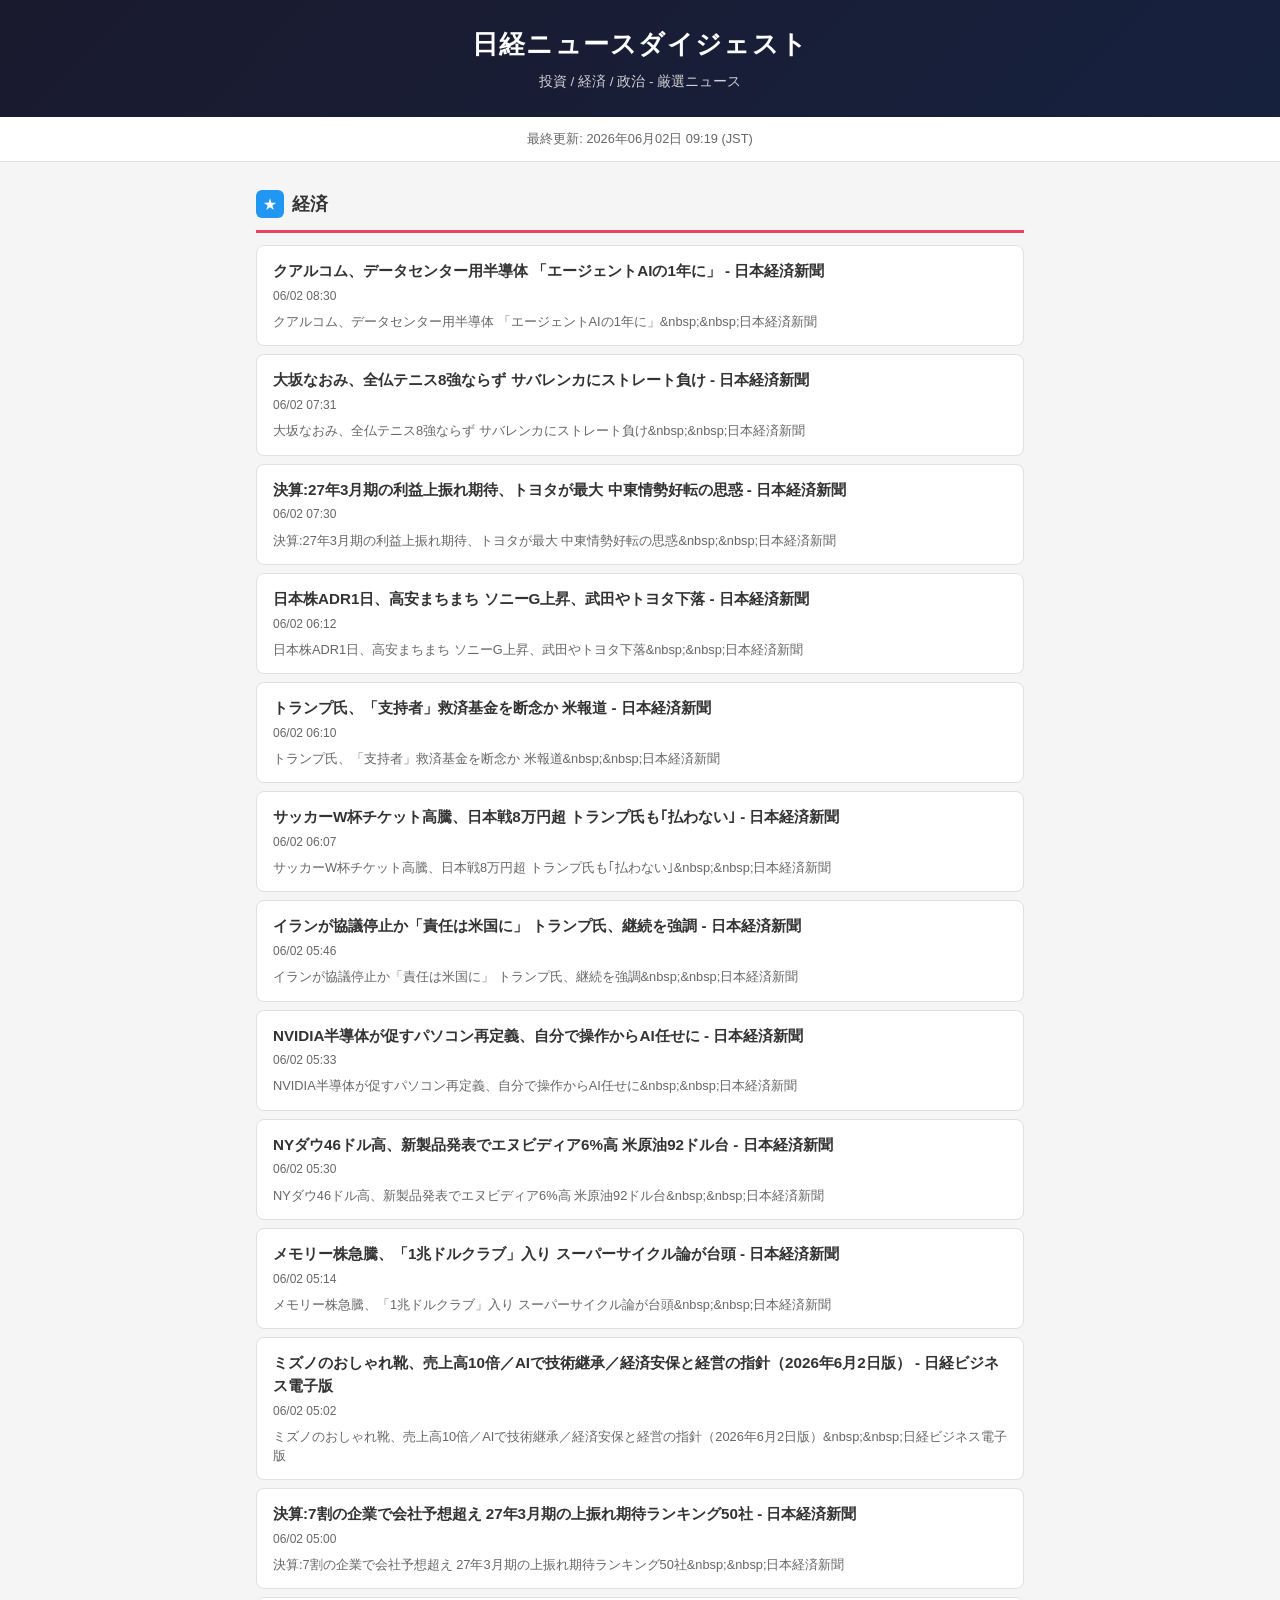
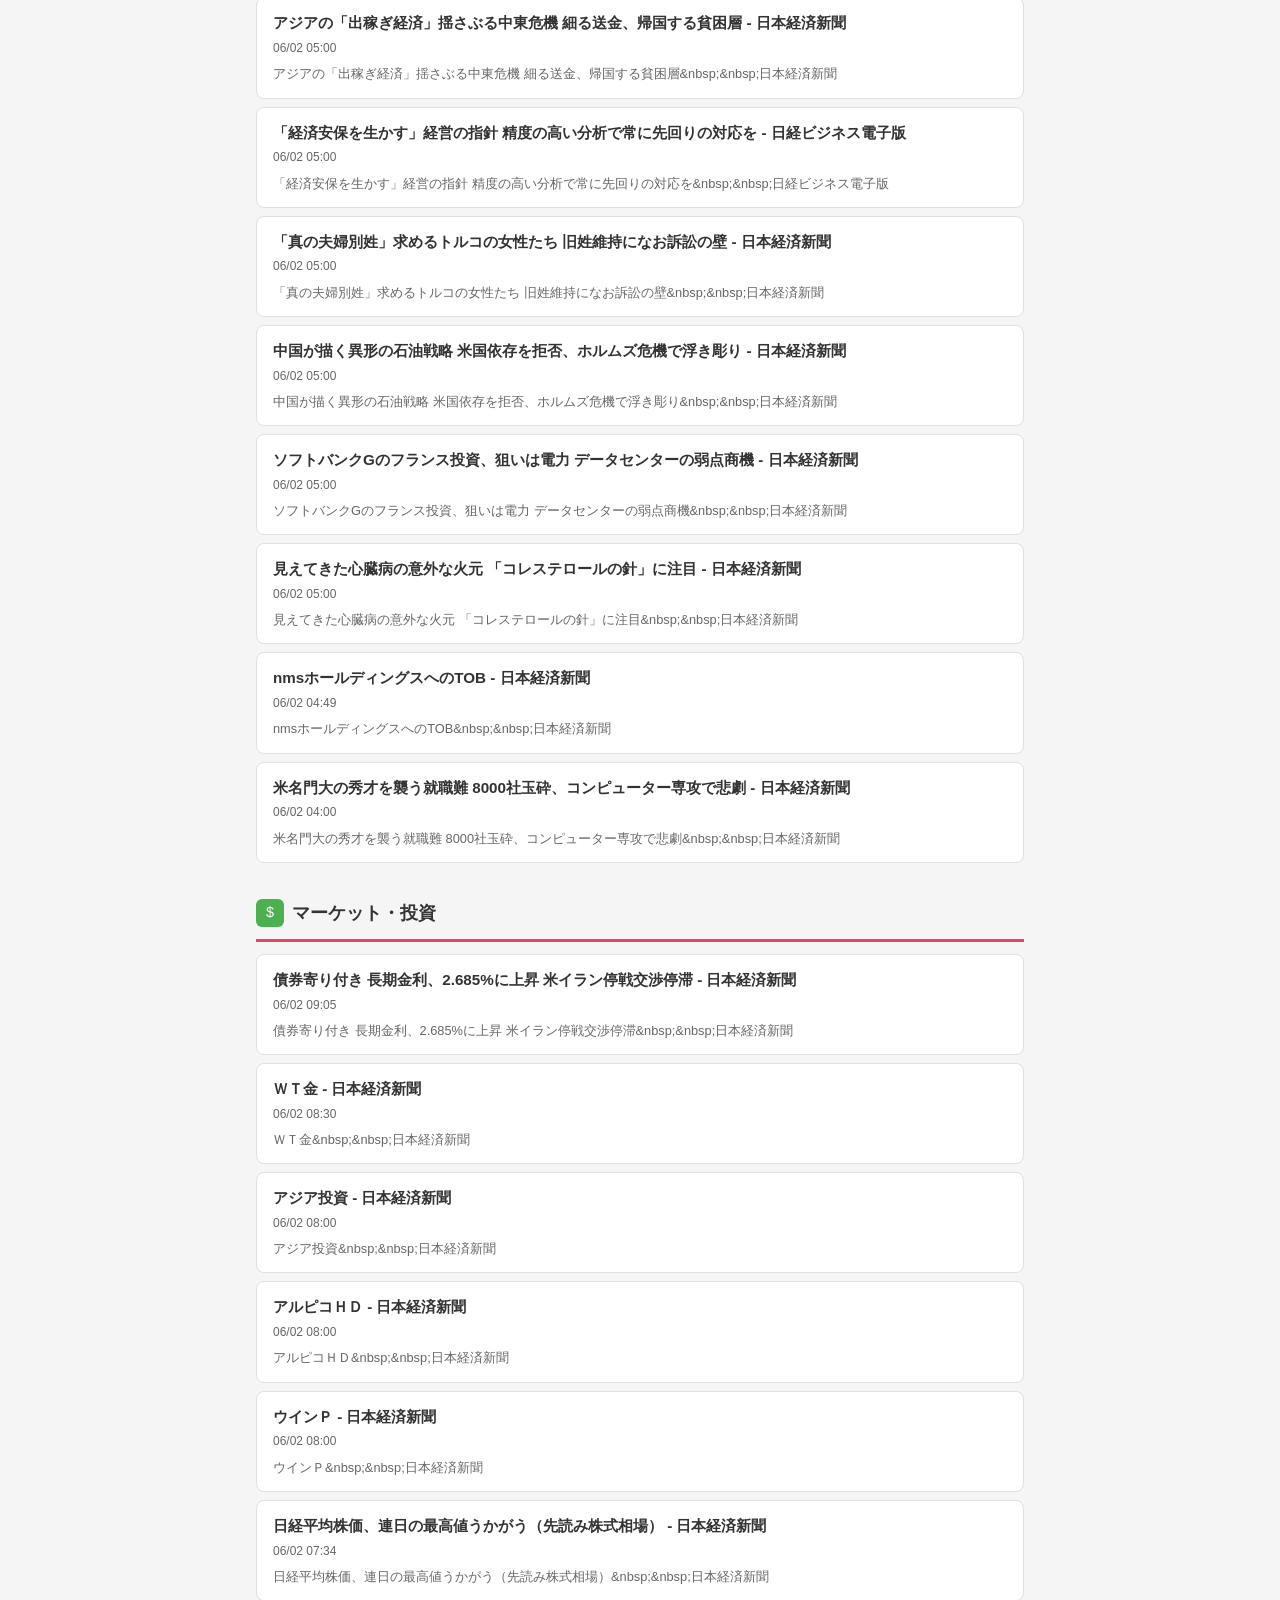
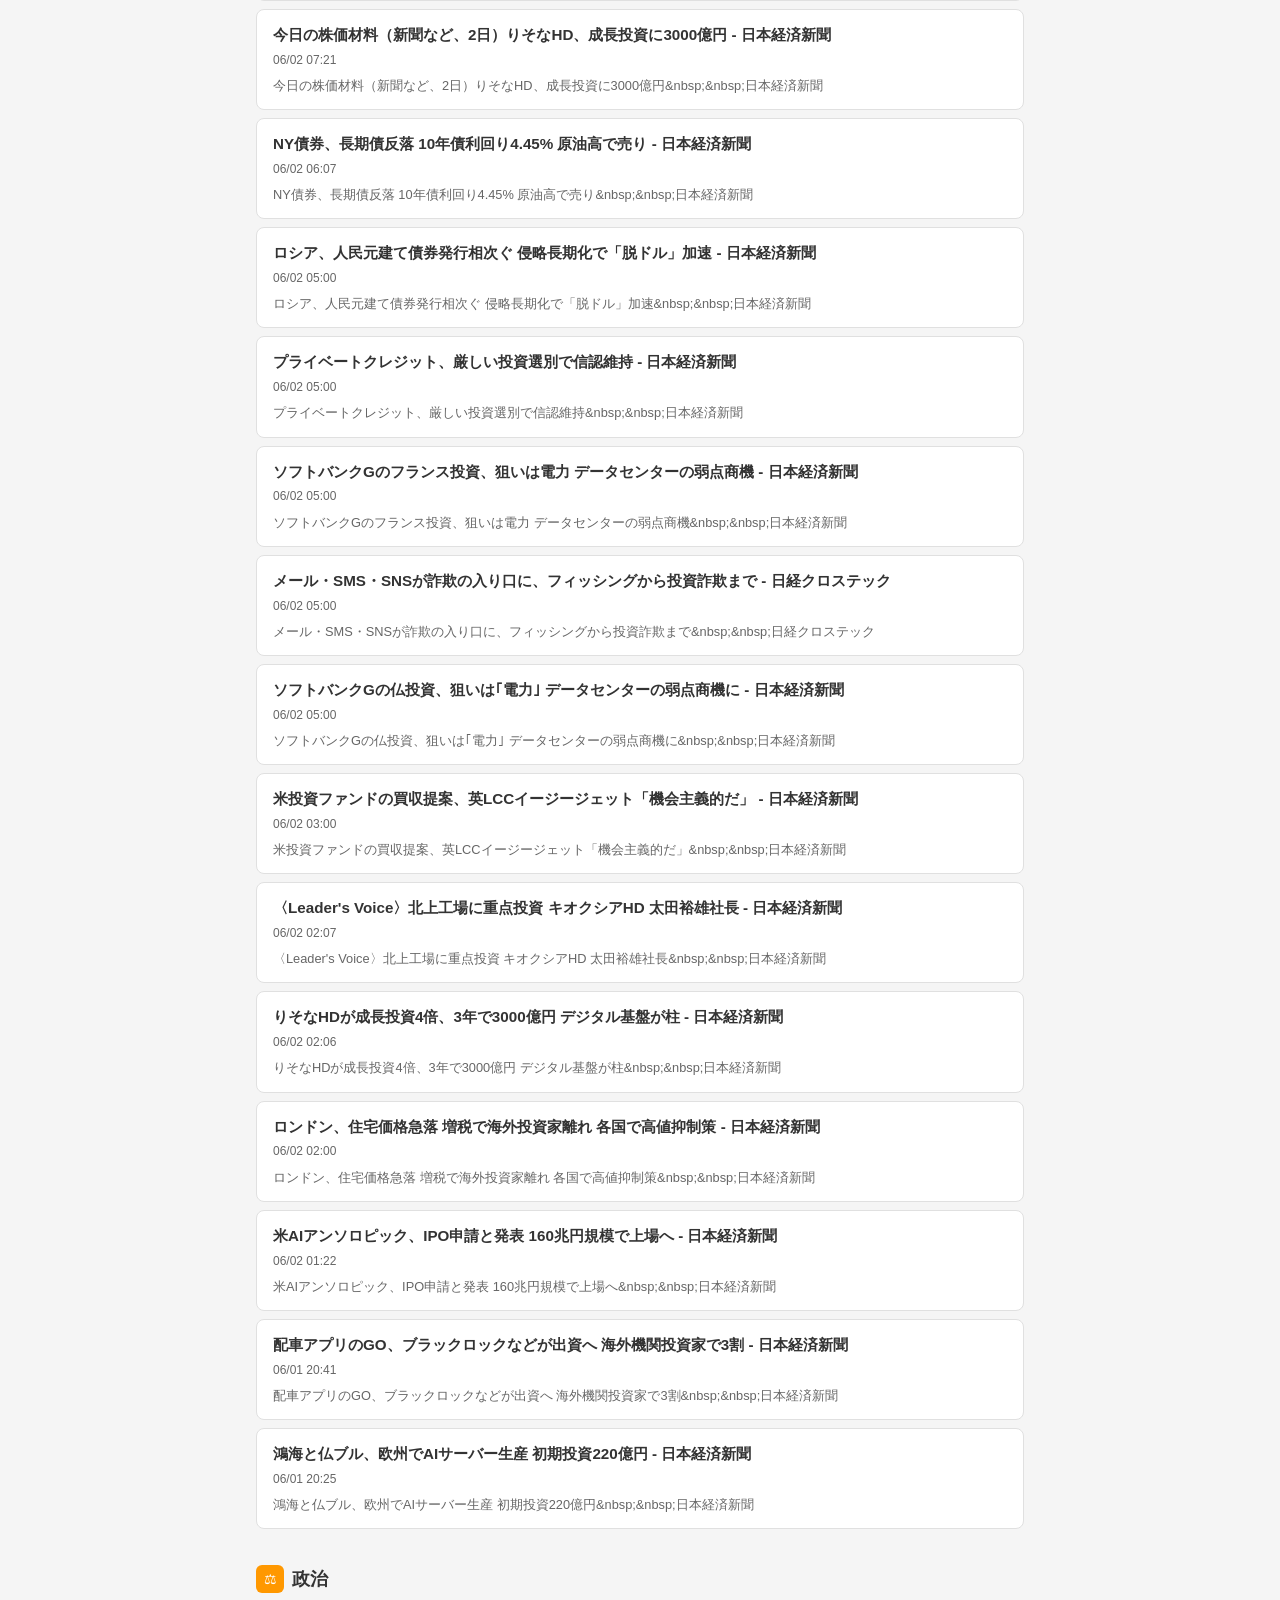
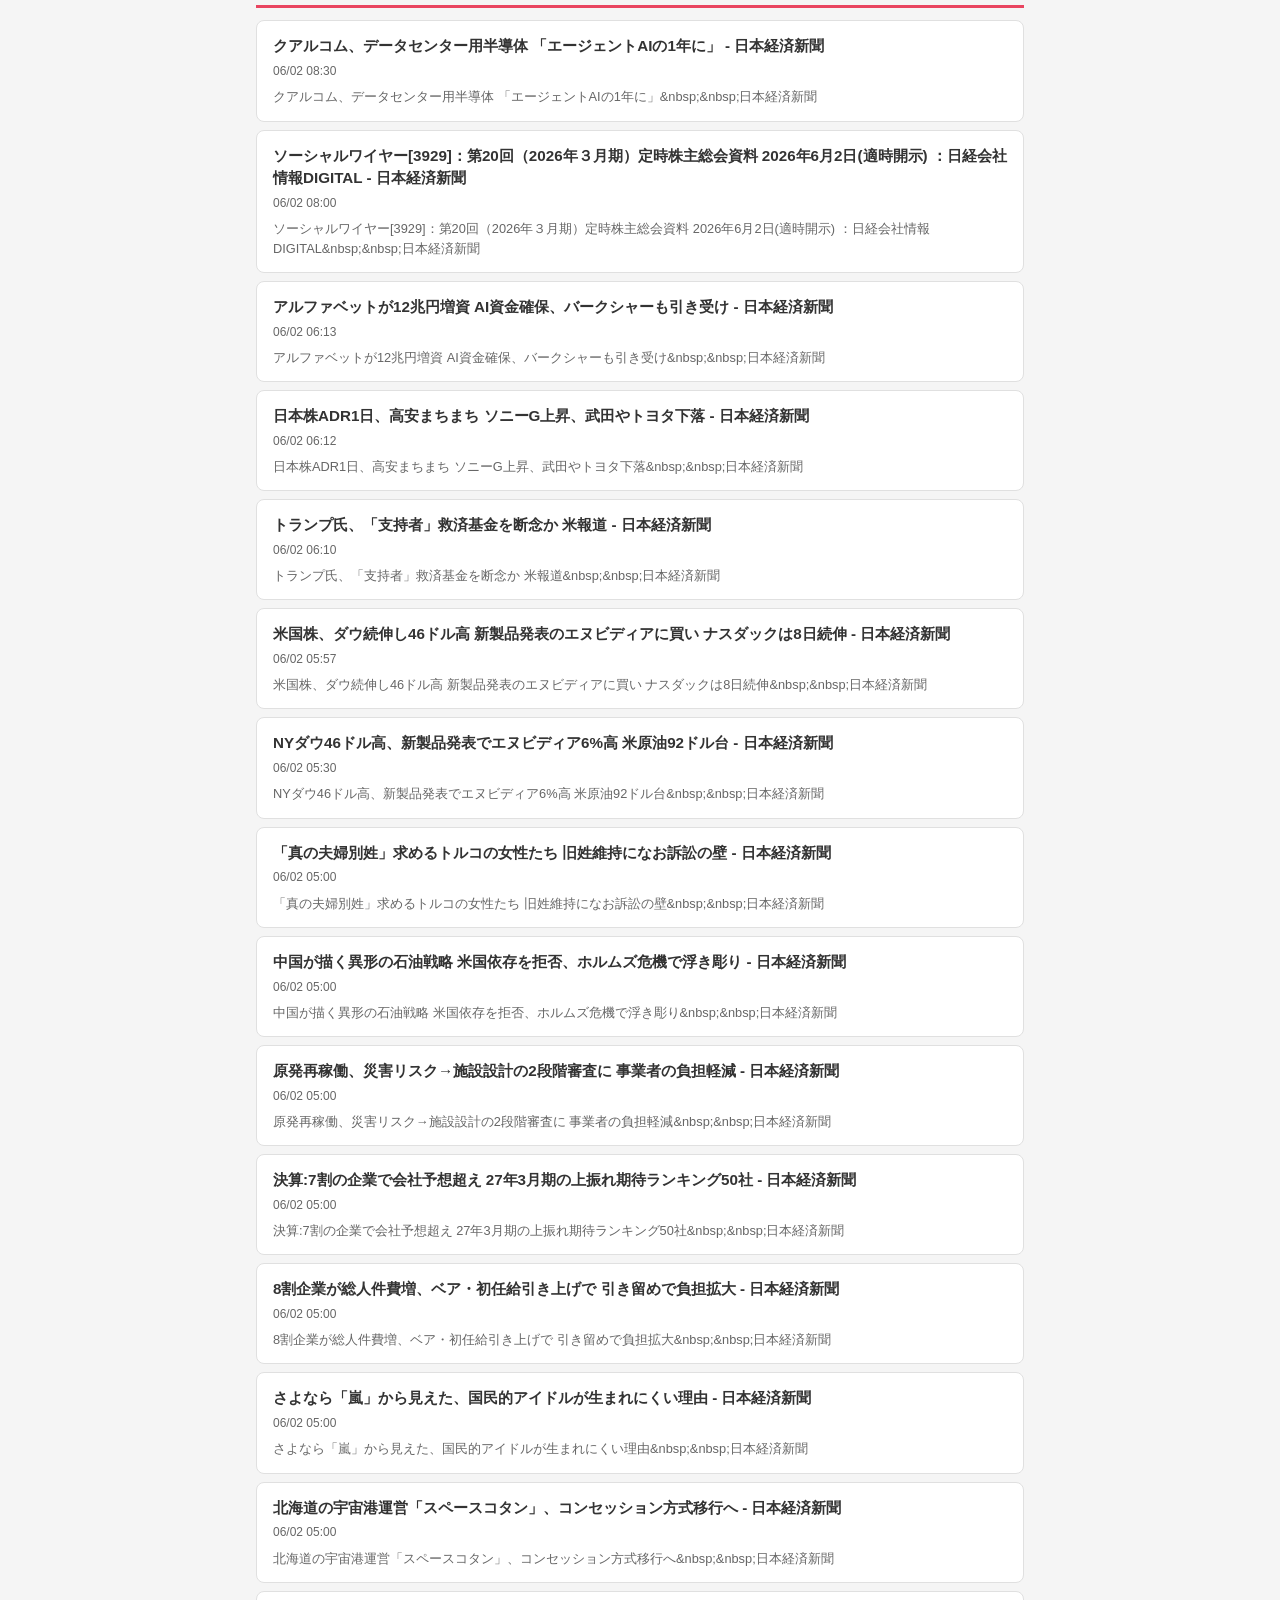
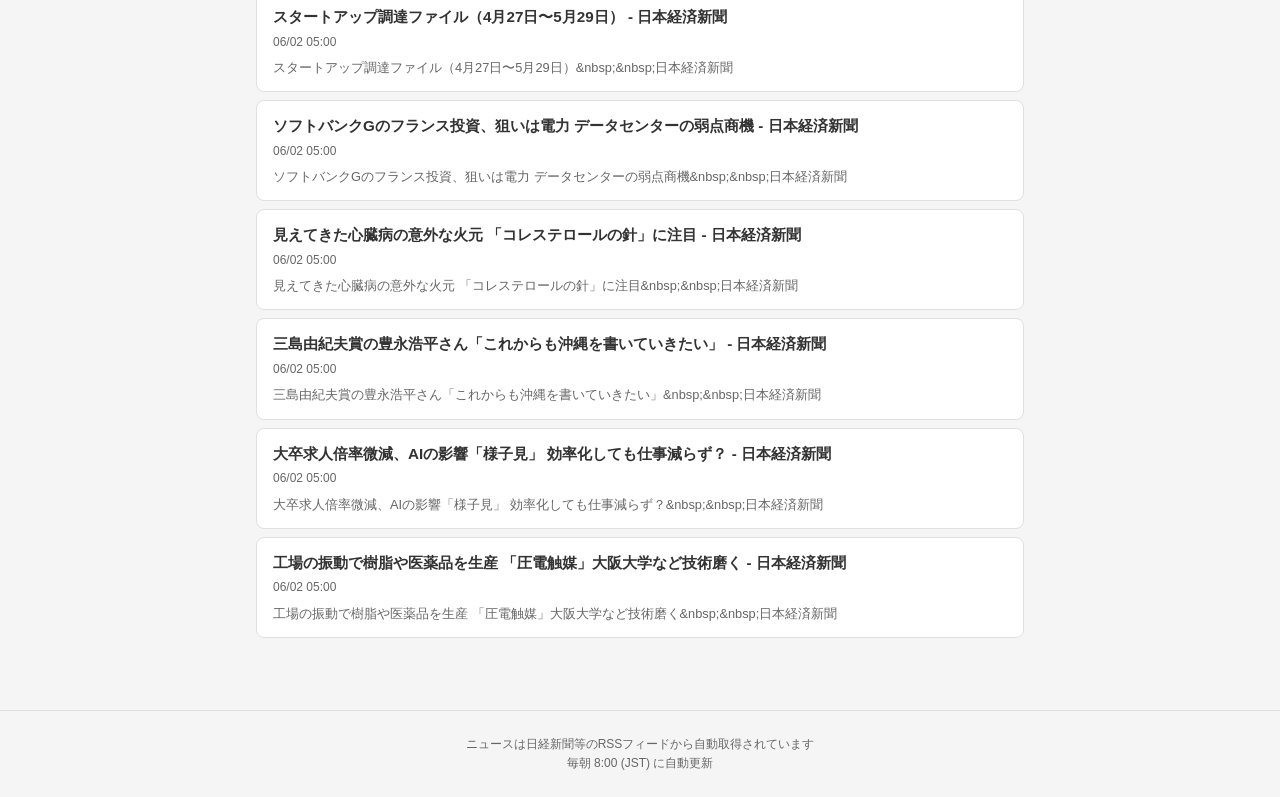
<file: docs/index.html>
<!DOCTYPE html>
<html lang="ja">
<head>
    <meta charset="UTF-8">
    <meta name="viewport" content="width=device-width, initial-scale=1.0">
    <title>日経ニュースダイジェスト - 2026年06月02日</title>
    <style>
        :root {
            --primary: #1a1a2e;
            --secondary: #16213e;
            --accent: #e94560;
            --text: #333;
            --text-light: #666;
            --bg: #f5f5f5;
            --card-bg: #fff;
            --border: #e0e0e0;
        }

        * {
            margin: 0;
            padding: 0;
            box-sizing: border-box;
        }

        body {
            font-family: "Hiragino Kaku Gothic ProN", "Hiragino Sans", "Yu Gothic", "Meiryo", sans-serif;
            background: var(--bg);
            color: var(--text);
            line-height: 1.6;
        }

        header {
            background: linear-gradient(135deg, var(--primary), var(--secondary));
            color: #fff;
            padding: 24px 0;
            text-align: center;
            box-shadow: 0 2px 8px rgba(0, 0, 0, 0.15);
        }

        header h1 {
            font-size: 1.6rem;
            font-weight: 700;
            letter-spacing: 0.05em;
        }

        header .subtitle {
            font-size: 0.85rem;
            opacity: 0.8;
            margin-top: 6px;
        }

        .update-info {
            text-align: center;
            padding: 12px;
            font-size: 0.8rem;
            color: var(--text-light);
            background: var(--card-bg);
            border-bottom: 1px solid var(--border);
        }

        .container {
            max-width: 800px;
            margin: 0 auto;
            padding: 16px;
        }

        .category {
            margin-bottom: 24px;
        }

        .category-header {
            display: flex;
            align-items: center;
            gap: 8px;
            padding: 12px 0;
            border-bottom: 3px solid var(--accent);
            margin-bottom: 12px;
        }

        .category-icon {
            width: 28px;
            height: 28px;
            border-radius: 6px;
            display: flex;
            align-items: center;
            justify-content: center;
            font-size: 0.9rem;
            color: #fff;
            flex-shrink: 0;
        }

        .icon-economy { background: #2196F3; }
        .icon-market { background: #4CAF50; }
        .icon-politics { background: #FF9800; }

        .category-header h2 {
            font-size: 1.1rem;
            font-weight: 700;
        }

        .article-list {
            list-style: none;
        }

        .article-item {
            background: var(--card-bg);
            border: 1px solid var(--border);
            border-radius: 8px;
            padding: 14px 16px;
            margin-bottom: 8px;
            transition: box-shadow 0.2s, transform 0.1s;
        }

        .article-item:hover {
            box-shadow: 0 2px 12px rgba(0, 0, 0, 0.08);
            transform: translateY(-1px);
        }

        .article-item a {
            text-decoration: none;
            color: var(--text);
            display: block;
        }

        .article-title {
            font-size: 0.95rem;
            font-weight: 600;
            line-height: 1.5;
            margin-bottom: 4px;
        }

        .article-item:hover .article-title {
            color: var(--accent);
        }

        .article-meta {
            display: flex;
            align-items: center;
            gap: 12px;
            font-size: 0.75rem;
            color: var(--text-light);
        }

        .article-time {
            white-space: nowrap;
        }

        .article-summary {
            font-size: 0.8rem;
            color: var(--text-light);
            margin-top: 6px;
            line-height: 1.5;
            display: -webkit-box;
            -webkit-line-clamp: 2;
            -webkit-box-orient: vertical;
            overflow: hidden;
        }

        .empty-message {
            text-align: center;
            padding: 24px;
            color: var(--text-light);
            font-size: 0.9rem;
            background: var(--card-bg);
            border-radius: 8px;
            border: 1px solid var(--border);
        }

        footer {
            text-align: center;
            padding: 24px;
            font-size: 0.75rem;
            color: var(--text-light);
            border-top: 1px solid var(--border);
            margin-top: 32px;
        }

        @media (max-width: 600px) {
            .container {
                padding: 12px;
            }

            header h1 {
                font-size: 1.3rem;
            }

            .article-item {
                padding: 12px;
            }

            .article-title {
                font-size: 0.9rem;
            }
        }
    </style>
</head>
<body>
    <header>
        <h1>日経ニュースダイジェスト</h1>
        <div class="subtitle">投資 / 経済 / 政治 - 厳選ニュース</div>
    </header>

    <div class="update-info">
        最終更新: 2026年06月02日 09:19 (JST)
    </div>

    <div class="container">
        
        <section class="category">
            <div class="category-header">
                
                <div class="category-icon icon-economy">&#9733;</div>
                
                <h2>経済</h2>
            </div>

            
            <ul class="article-list">
                
                <li class="article-item">
                    <a href="https://news.google.com/rss/articles/CBMibEFVX3lxTE5MVnlDRUhMRWExOEkxTWNfRS1BVGZtSS1KUGNKbHZtZ29FbHI5MlJKc2N3ampkR2NHR1VGa051NEhPVzJxUG5aOFJyZllIcFdpVjFuSDM3RlRKeGc3cUd2cWlyRVQyTl9vdjV4dw?oc=5" target="_blank" rel="noopener noreferrer">
                        <div class="article-title">クアルコム、データセンター用半導体 「エージェントAIの1年に」 - 日本経済新聞</div>
                        <div class="article-meta">
                            
                            <span class="article-time">06/02 08:30</span>
                            
                        </div>
                        
                        <div class="article-summary">クアルコム、データセンター用半導体 「エージェントAIの1年に」&amp;nbsp;&amp;nbsp;日本経済新聞</div>
                        
                    </a>
                </li>
                
                <li class="article-item">
                    <a href="https://news.google.com/rss/articles/CBMibEFVX3lxTE83ZzJJRzBzbFcxSFJSa0lzSlM5b3FzNTVmS0xXZGU5cWM4YU4zNEg0YUhBcWNjZDNIVVo4OGVuR0l2V2dnR0VJTU1vSm1Tbjk4RklIdUZuVzVnRk44TkphTlFSeFIzQW04RDAteQ?oc=5" target="_blank" rel="noopener noreferrer">
                        <div class="article-title">大坂なおみ、全仏テニス8強ならず サバレンカにストレート負け - 日本経済新聞</div>
                        <div class="article-meta">
                            
                            <span class="article-time">06/02 07:31</span>
                            
                        </div>
                        
                        <div class="article-summary">大坂なおみ、全仏テニス8強ならず サバレンカにストレート負け&amp;nbsp;&amp;nbsp;日本経済新聞</div>
                        
                    </a>
                </li>
                
                <li class="article-item">
                    <a href="https://news.google.com/rss/articles/CBMibEFVX3lxTE90dFRmNHByTkN0TUZ2OVJucjZRQ3dTTVYxRUZUa3dKcWJWRnZPWHVUV1pEUE9BMGcycWdac0NSZ20ySVJTejZPM3FDWW1ZTmhFVmZmZ05SZ1BRb1JYTTc0Mm1hdG1mTGpPMnFBaw?oc=5" target="_blank" rel="noopener noreferrer">
                        <div class="article-title">決算:27年3月期の利益上振れ期待、トヨタが最大 中東情勢好転の思惑 - 日本経済新聞</div>
                        <div class="article-meta">
                            
                            <span class="article-time">06/02 07:30</span>
                            
                        </div>
                        
                        <div class="article-summary">決算:27年3月期の利益上振れ期待、トヨタが最大 中東情勢好転の思惑&amp;nbsp;&amp;nbsp;日本経済新聞</div>
                        
                    </a>
                </li>
                
                <li class="article-item">
                    <a href="https://news.google.com/rss/articles/CBMibEFVX3lxTE5ua3doTzRTd0JOMW1senpvSVJHdkFhZS1ZcGZ0RXhHUmVJVEtjUS1fU1NzaFpBOXdDY25IbG5CWURLLV9pZFpPcGRtdmZWakZUSmRyOUhtSl83QUJUN3RfUVpWZ1NJcXdxWDJfQw?oc=5" target="_blank" rel="noopener noreferrer">
                        <div class="article-title">日本株ADR1日、高安まちまち ソニーG上昇、武田やトヨタ下落 - 日本経済新聞</div>
                        <div class="article-meta">
                            
                            <span class="article-time">06/02 06:12</span>
                            
                        </div>
                        
                        <div class="article-summary">日本株ADR1日、高安まちまち ソニーG上昇、武田やトヨタ下落&amp;nbsp;&amp;nbsp;日本経済新聞</div>
                        
                    </a>
                </li>
                
                <li class="article-item">
                    <a href="https://news.google.com/rss/articles/CBMibEFVX3lxTE5KaktEWHJyVDlydWNvQ0JVbnkyd1c3dDF3X2NMeXpCbzZSYnJEZ21OenRHd24xeUY2WGNYbFpBdkNoQ1JKanl4RU8tQkZmd3F2SFhwcy1uQXZhYmp2ZHFVbHlfZHl0T3V5OE1saQ?oc=5" target="_blank" rel="noopener noreferrer">
                        <div class="article-title">トランプ氏、「支持者」救済基金を断念か 米報道 - 日本経済新聞</div>
                        <div class="article-meta">
                            
                            <span class="article-time">06/02 06:10</span>
                            
                        </div>
                        
                        <div class="article-summary">トランプ氏、「支持者」救済基金を断念か 米報道&amp;nbsp;&amp;nbsp;日本経済新聞</div>
                        
                    </a>
                </li>
                
                <li class="article-item">
                    <a href="https://news.google.com/rss/articles/CBMibEFVX3lxTE1OWkQxNTJsQ3FUNUxJdmZoaHluRmltS1dmcjFLYVZySmVsRm5PVjNjRUQtSHZQQlJWeHlfZHdZbDE2QUQ1cDkzMTQyVUxadDdzU1hFYWt0dnBNWTl6eGtGZXNYVVYyZkwzNlIxTg?oc=5" target="_blank" rel="noopener noreferrer">
                        <div class="article-title">サッカーW杯チケット高騰、日本戦8万円超 トランプ氏も｢払わない｣ - 日本経済新聞</div>
                        <div class="article-meta">
                            
                            <span class="article-time">06/02 06:07</span>
                            
                        </div>
                        
                        <div class="article-summary">サッカーW杯チケット高騰、日本戦8万円超 トランプ氏も｢払わない｣&amp;nbsp;&amp;nbsp;日本経済新聞</div>
                        
                    </a>
                </li>
                
                <li class="article-item">
                    <a href="https://news.google.com/rss/articles/CBMibEFVX3lxTFB0THE4eENQTnhiSW9oWXVPYWhoX1NXSmtCSjg4ZzJLVFdLNTd0dFFGQ3JfbmZQTFJFNHJYUHRoeWw4TU9QcW1nQjJHOWVaQ2FzUjVXb0RZVzNZTXZTMEpqWVEtMWhUS01RZkpMNQ?oc=5" target="_blank" rel="noopener noreferrer">
                        <div class="article-title">イランが協議停止か「責任は米国に」 トランプ氏、継続を強調 - 日本経済新聞</div>
                        <div class="article-meta">
                            
                            <span class="article-time">06/02 05:46</span>
                            
                        </div>
                        
                        <div class="article-summary">イランが協議停止か「責任は米国に」 トランプ氏、継続を強調&amp;nbsp;&amp;nbsp;日本経済新聞</div>
                        
                    </a>
                </li>
                
                <li class="article-item">
                    <a href="https://news.google.com/rss/articles/CBMibEFVX3lxTE9kdGx6b3RacDFMWHNBYlVRSnlPWkw5d3lKVjRwWTRvSExoYzE0dmYtcVM4UXpnYkNtdXpsQWd2T3Q4ZlhNQWl4dDlJQTRpblpLdHFzVkdwOWtUOGVjdktyQ3NINng4T1VKYzhuYg?oc=5" target="_blank" rel="noopener noreferrer">
                        <div class="article-title">NVIDIA半導体が促すパソコン再定義、自分で操作からAI任せに - 日本経済新聞</div>
                        <div class="article-meta">
                            
                            <span class="article-time">06/02 05:33</span>
                            
                        </div>
                        
                        <div class="article-summary">NVIDIA半導体が促すパソコン再定義、自分で操作からAI任せに&amp;nbsp;&amp;nbsp;日本経済新聞</div>
                        
                    </a>
                </li>
                
                <li class="article-item">
                    <a href="https://news.google.com/rss/articles/CBMibEFVX3lxTFBLRzZNZXpaZzhuM2lRYng4N2U1UnhDMHEzUXd5ekNaTk40NVFfbzJxSlUxMnJPRjVVTF9GRS1jNzBhd3lsMlp2WUx2LVdkcmxwRHRvRU5CMy1Qb3VicDlrXzZvbjdFR0xaUDcwZw?oc=5" target="_blank" rel="noopener noreferrer">
                        <div class="article-title">NYダウ46ドル高、新製品発表でエヌビディア6%高 米原油92ドル台 - 日本経済新聞</div>
                        <div class="article-meta">
                            
                            <span class="article-time">06/02 05:30</span>
                            
                        </div>
                        
                        <div class="article-summary">NYダウ46ドル高、新製品発表でエヌビディア6%高 米原油92ドル台&amp;nbsp;&amp;nbsp;日本経済新聞</div>
                        
                    </a>
                </li>
                
                <li class="article-item">
                    <a href="https://news.google.com/rss/articles/CBMibEFVX3lxTE9rSTRIMDJzVGN3NzhiT0Y4aFh2ZW9feFRQZDhvUG9feEZta2tJdmZxSGdZSXQ5ZHBhT3d4OU9CNFlzMzZIUk5WUHN6YThaVXFZRkhFR29HWlhvWl9ZQTlWWDNmTlRlSFQzMXRqbA?oc=5" target="_blank" rel="noopener noreferrer">
                        <div class="article-title">メモリー株急騰、「1兆ドルクラブ」入り スーパーサイクル論が台頭 - 日本経済新聞</div>
                        <div class="article-meta">
                            
                            <span class="article-time">06/02 05:14</span>
                            
                        </div>
                        
                        <div class="article-summary">メモリー株急騰、「1兆ドルクラブ」入り スーパーサイクル論が台頭&amp;nbsp;&amp;nbsp;日本経済新聞</div>
                        
                    </a>
                </li>
                
                <li class="article-item">
                    <a href="https://news.google.com/rss/articles/CBMiakFVX3lxTE45WXdGY212Y3lVanVreGJVLTlHTmQwcnFiY3ctZ2JHMVBKTlFBSHNZX0xLNUdQQTZwN0pVeDhBVVhSUnBybmZud2Z6U2FEVUxyU0UwVXJ3UHdOVDFFUGRaZmxTeG9lRF9nRnc?oc=5" target="_blank" rel="noopener noreferrer">
                        <div class="article-title">ミズノのおしゃれ靴、売上高10倍／AIで技術継承／経済安保と経営の指針（2026年6月2日版） - 日経ビジネス電子版</div>
                        <div class="article-meta">
                            
                            <span class="article-time">06/02 05:02</span>
                            
                        </div>
                        
                        <div class="article-summary">ミズノのおしゃれ靴、売上高10倍／AIで技術継承／経済安保と経営の指針（2026年6月2日版）&amp;nbsp;&amp;nbsp;日経ビジネス電子版</div>
                        
                    </a>
                </li>
                
                <li class="article-item">
                    <a href="https://news.google.com/rss/articles/CBMibEFVX3lxTE5ldWhsY1dEOHpaVU5GSk95ZVY0ZUpDTzA4RFFTZ3I0Q1lOMjZsRXJ4a05QazljVVNYelZDLTZxc2ZZTHJxWW9mYVpvcUFJTU84eGZJV3hWSjlXcEJHQ0stLVYtX0swMExiaXJfUw?oc=5" target="_blank" rel="noopener noreferrer">
                        <div class="article-title">決算:7割の企業で会社予想超え 27年3月期の上振れ期待ランキング50社 - 日本経済新聞</div>
                        <div class="article-meta">
                            
                            <span class="article-time">06/02 05:00</span>
                            
                        </div>
                        
                        <div class="article-summary">決算:7割の企業で会社予想超え 27年3月期の上振れ期待ランキング50社&amp;nbsp;&amp;nbsp;日本経済新聞</div>
                        
                    </a>
                </li>
                
                <li class="article-item">
                    <a href="https://news.google.com/rss/articles/CBMibEFVX3lxTE1seG92NVJmd1AydFVvQXh2M1FwWjZkaEQxTGhtTm56Mnl6Qm9ocEJLbC1SbWlTWGg4Wkxkb19zQy1fUFEwQTNfR2NSV2w3aVJTLXFHMUpjb0U0WU95eVZYcXlpVlQ3SmNMWTg2NA?oc=5" target="_blank" rel="noopener noreferrer">
                        <div class="article-title">アジアの「出稼ぎ経済」揺さぶる中東危機 細る送金、帰国する貧困層 - 日本経済新聞</div>
                        <div class="article-meta">
                            
                            <span class="article-time">06/02 05:00</span>
                            
                        </div>
                        
                        <div class="article-summary">アジアの「出稼ぎ経済」揺さぶる中東危機 細る送金、帰国する貧困層&amp;nbsp;&amp;nbsp;日本経済新聞</div>
                        
                    </a>
                </li>
                
                <li class="article-item">
                    <a href="https://news.google.com/rss/articles/CBMiZ0FVX3lxTE1ic1RaMW04MzBRN2h6Yks0ZUZsdWdpU0xlakx0d2lKMl80M05iaFVUNU5HS1VQUTBybzVybnZkb1hLUm5UcEFxTHNUUXkzVHFmTXdfT0U5c0NPNDJIZ0E4anhFc08yUEk?oc=5" target="_blank" rel="noopener noreferrer">
                        <div class="article-title">「経済安保を生かす」経営の指針 精度の高い分析で常に先回りの対応を - 日経ビジネス電子版</div>
                        <div class="article-meta">
                            
                            <span class="article-time">06/02 05:00</span>
                            
                        </div>
                        
                        <div class="article-summary">「経済安保を生かす」経営の指針 精度の高い分析で常に先回りの対応を&amp;nbsp;&amp;nbsp;日経ビジネス電子版</div>
                        
                    </a>
                </li>
                
                <li class="article-item">
                    <a href="https://news.google.com/rss/articles/CBMibEFVX3lxTE5iaGZpeHp1LVNKT3dCZFJScHhRWXFYeThJemprcGNqUjRNY0ZKVXJURjIzTFNPUEJuUG9BYS1NTjJJa25iUW5ZTmd2azdwX3dIMTBtbkU4emZoWjJtdEc5YW9hVTc1UlpLVUlmbQ?oc=5" target="_blank" rel="noopener noreferrer">
                        <div class="article-title">「真の夫婦別姓」求めるトルコの女性たち 旧姓維持になお訴訟の壁 - 日本経済新聞</div>
                        <div class="article-meta">
                            
                            <span class="article-time">06/02 05:00</span>
                            
                        </div>
                        
                        <div class="article-summary">「真の夫婦別姓」求めるトルコの女性たち 旧姓維持になお訴訟の壁&amp;nbsp;&amp;nbsp;日本経済新聞</div>
                        
                    </a>
                </li>
                
                <li class="article-item">
                    <a href="https://news.google.com/rss/articles/CBMibEFVX3lxTE8xS0xubWZUdlBBalR2ZXYzYjljS2NRTktlcjdDZE5GVld5bEVjZ3NGbHJlZ2g3WDlTbVBhR3o3U1ZSbnhHeFBUS2ZjMGR3Y2V6eTJWcFBWQXpBcnNkRVdnQUVLRG05M3JjN1NxNA?oc=5" target="_blank" rel="noopener noreferrer">
                        <div class="article-title">中国が描く異形の石油戦略 米国依存を拒否、ホルムズ危機で浮き彫り - 日本経済新聞</div>
                        <div class="article-meta">
                            
                            <span class="article-time">06/02 05:00</span>
                            
                        </div>
                        
                        <div class="article-summary">中国が描く異形の石油戦略 米国依存を拒否、ホルムズ危機で浮き彫り&amp;nbsp;&amp;nbsp;日本経済新聞</div>
                        
                    </a>
                </li>
                
                <li class="article-item">
                    <a href="https://news.google.com/rss/articles/CBMibEFVX3lxTE1Cc2sxd21JWXdnZ0RySWc1aEtTRUpSN3lMZlJwaTVNXzZPalpxV093Mi1CR05xU3VOcXVtZXM0aTh6RmNYbVNoc3NzTjZDeHVwUElqQW5fcXJubkFoMWlLSVdxeUVkdFNPU2N0TA?oc=5" target="_blank" rel="noopener noreferrer">
                        <div class="article-title">ソフトバンクGのフランス投資、狙いは電力 データセンターの弱点商機 - 日本経済新聞</div>
                        <div class="article-meta">
                            
                            <span class="article-time">06/02 05:00</span>
                            
                        </div>
                        
                        <div class="article-summary">ソフトバンクGのフランス投資、狙いは電力 データセンターの弱点商機&amp;nbsp;&amp;nbsp;日本経済新聞</div>
                        
                    </a>
                </li>
                
                <li class="article-item">
                    <a href="https://news.google.com/rss/articles/CBMibEFVX3lxTFA3bEhmZUFfNGxDUHdRQVAwZ3NQUE9yOXRqVVVJSjdrVXJSLUk1aHBkQWRFRHo3aGN0bkg5N19fQXZwT2xJUVdjN2xJbWF6YmtYSmxoNS04SDBkZVREaWFENmQtN2dJSVNYbk5XLQ?oc=5" target="_blank" rel="noopener noreferrer">
                        <div class="article-title">見えてきた心臓病の意外な火元 「コレステロールの針」に注目 - 日本経済新聞</div>
                        <div class="article-meta">
                            
                            <span class="article-time">06/02 05:00</span>
                            
                        </div>
                        
                        <div class="article-summary">見えてきた心臓病の意外な火元 「コレステロールの針」に注目&amp;nbsp;&amp;nbsp;日本経済新聞</div>
                        
                    </a>
                </li>
                
                <li class="article-item">
                    <a href="https://news.google.com/rss/articles/[base64]?oc=5" target="_blank" rel="noopener noreferrer">
                        <div class="article-title">nmsホールディングスへのTOB - 日本経済新聞</div>
                        <div class="article-meta">
                            
                            <span class="article-time">06/02 04:49</span>
                            
                        </div>
                        
                        <div class="article-summary">nmsホールディングスへのTOB&amp;nbsp;&amp;nbsp;日本経済新聞</div>
                        
                    </a>
                </li>
                
                <li class="article-item">
                    <a href="https://news.google.com/rss/articles/CBMibEFVX3lxTE5tbnMtbWRuRjZPSDNXQ0g4aFoydDJYNW1zQnBLb1pLQnpKX0R4NDBEdUlLNnRGU3VNZV9DZDl2YlJfVC1HQTUxS19zN2U3cDR4bnEtT2V4eHZNcmZuSDJKUU1zSERYRE5UTmozMQ?oc=5" target="_blank" rel="noopener noreferrer">
                        <div class="article-title">米名門大の秀才を襲う就職難 8000社玉砕、コンピューター専攻で悲劇 - 日本経済新聞</div>
                        <div class="article-meta">
                            
                            <span class="article-time">06/02 04:00</span>
                            
                        </div>
                        
                        <div class="article-summary">米名門大の秀才を襲う就職難 8000社玉砕、コンピューター専攻で悲劇&amp;nbsp;&amp;nbsp;日本経済新聞</div>
                        
                    </a>
                </li>
                
            </ul>
            
        </section>
        
        <section class="category">
            <div class="category-header">
                
                <div class="category-icon icon-market">$</div>
                
                <h2>マーケット・投資</h2>
            </div>

            
            <ul class="article-list">
                
                <li class="article-item">
                    <a href="https://news.google.com/rss/articles/CBMibEFVX3lxTE4wbVhNb3dHR25qLUdzOUZoZG53bHBIUTBOQ2p4WVFmRUp4OVF2WUNnSXpmOFZ4UXJNYklGeUdzNl9Md0RmVmowb01UNC1NRS1TZHpqRnhiLWwxSE40SGRCTldINEtYbHBLemhrVw?oc=5" target="_blank" rel="noopener noreferrer">
                        <div class="article-title">債券寄り付き 長期金利、2.685%に上昇 米イラン停戦交渉停滞 - 日本経済新聞</div>
                        <div class="article-meta">
                            
                            <span class="article-time">06/02 09:05</span>
                            
                        </div>
                        
                        <div class="article-summary">債券寄り付き 長期金利、2.685%に上昇 米イラン停戦交渉停滞&amp;nbsp;&amp;nbsp;日本経済新聞</div>
                        
                    </a>
                </li>
                
                <li class="article-item">
                    <a href="https://news.google.com/rss/articles/CBMiakFVX3lxTE5Ra054MlpJV2lXQ2dzX1VHUllKa0ZDekNwSTFRVUZVQ09QY2s1S3FicFhDM1BTZTIyR084NGE4UVZpeHFEd2p6U1poOWxwNmpZaEQzcWIwYUF6T0h3cFdJcXFaZmNFUU1UdFE?oc=5" target="_blank" rel="noopener noreferrer">
                        <div class="article-title">ＷＴ金 - 日本経済新聞</div>
                        <div class="article-meta">
                            
                            <span class="article-time">06/02 08:30</span>
                            
                        </div>
                        
                        <div class="article-summary">ＷＴ金&amp;nbsp;&amp;nbsp;日本経済新聞</div>
                        
                    </a>
                </li>
                
                <li class="article-item">
                    <a href="https://news.google.com/rss/articles/[base64]?oc=5" target="_blank" rel="noopener noreferrer">
                        <div class="article-title">アジア投資 - 日本経済新聞</div>
                        <div class="article-meta">
                            
                            <span class="article-time">06/02 08:00</span>
                            
                        </div>
                        
                        <div class="article-summary">アジア投資&amp;nbsp;&amp;nbsp;日本経済新聞</div>
                        
                    </a>
                </li>
                
                <li class="article-item">
                    <a href="https://news.google.com/rss/articles/[base64]?oc=5" target="_blank" rel="noopener noreferrer">
                        <div class="article-title">アルピコＨＤ - 日本経済新聞</div>
                        <div class="article-meta">
                            
                            <span class="article-time">06/02 08:00</span>
                            
                        </div>
                        
                        <div class="article-summary">アルピコＨＤ&amp;nbsp;&amp;nbsp;日本経済新聞</div>
                        
                    </a>
                </li>
                
                <li class="article-item">
                    <a href="https://news.google.com/rss/articles/CBMiakFVX3lxTFBiMHp6NXM5aVVHUzdIMmNhVDVIbHhsVXJrQmQxbmRXRkRYS1p4U1VKYjdvZXZLaHlKTl9ZSWxwNlZxaGkxbzhEdWhsdmVMMWtOZE1Ia0l1RzRhaWtxOXF6T003R1NOQ3haVVE?oc=5" target="_blank" rel="noopener noreferrer">
                        <div class="article-title">ウインＰ - 日本経済新聞</div>
                        <div class="article-meta">
                            
                            <span class="article-time">06/02 08:00</span>
                            
                        </div>
                        
                        <div class="article-summary">ウインＰ&amp;nbsp;&amp;nbsp;日本経済新聞</div>
                        
                    </a>
                </li>
                
                <li class="article-item">
                    <a href="https://news.google.com/rss/articles/CBMibEFVX3lxTE5CRWFYUTJrbjRPT0NqNk9STEZlNGEwVkRrTU9lbm1QWGFKcDlHeUlKUk10a2l3emVzWXhKV1ByWUo3N0tCZXNLa3g4Q3VXcDY2SXIyejQzcTgwUlVkRUtjV1h3b3I1SU9yNE1pZw?oc=5" target="_blank" rel="noopener noreferrer">
                        <div class="article-title">日経平均株価、連日の最高値うかがう（先読み株式相場） - 日本経済新聞</div>
                        <div class="article-meta">
                            
                            <span class="article-time">06/02 07:34</span>
                            
                        </div>
                        
                        <div class="article-summary">日経平均株価、連日の最高値うかがう（先読み株式相場）&amp;nbsp;&amp;nbsp;日本経済新聞</div>
                        
                    </a>
                </li>
                
                <li class="article-item">
                    <a href="https://news.google.com/rss/articles/CBMibEFVX3lxTFB3SzlYRDQyU3NnSEo3U2JiZUxsVWN5bXF1WG84WUhnNXREeXp6aWRFalFRYTE1WDVadDQ5RTlNVktPbHJpbHh1OTZIZ09LRnFyQTdDV09LSU9EZ1ZGcjlMNi05eFZCNUo1OUdWcA?oc=5" target="_blank" rel="noopener noreferrer">
                        <div class="article-title">今日の株価材料（新聞など、2日）りそなHD、成長投資に3000億円 - 日本経済新聞</div>
                        <div class="article-meta">
                            
                            <span class="article-time">06/02 07:21</span>
                            
                        </div>
                        
                        <div class="article-summary">今日の株価材料（新聞など、2日）りそなHD、成長投資に3000億円&amp;nbsp;&amp;nbsp;日本経済新聞</div>
                        
                    </a>
                </li>
                
                <li class="article-item">
                    <a href="https://news.google.com/rss/articles/CBMibEFVX3lxTFAtZmlIMEt0ZW5SOG9fNnVTa1hMS3dYOUNqU3V1YjA5UjlrWDl1Z05kWWpQbVdHR2hhMjI1Q0Z3aEJxMVFnaEpUcGFBTUY0RlNZZWZzbjFJOV92THFnQXR3RkFVRktXSzFYbHpIQQ?oc=5" target="_blank" rel="noopener noreferrer">
                        <div class="article-title">NY債券、長期債反落 10年債利回り4.45% 原油高で売り - 日本経済新聞</div>
                        <div class="article-meta">
                            
                            <span class="article-time">06/02 06:07</span>
                            
                        </div>
                        
                        <div class="article-summary">NY債券、長期債反落 10年債利回り4.45% 原油高で売り&amp;nbsp;&amp;nbsp;日本経済新聞</div>
                        
                    </a>
                </li>
                
                <li class="article-item">
                    <a href="https://news.google.com/rss/articles/CBMibEFVX3lxTE5YZF9wMkd3dFNiUzRLRG85cTdMV1ZPbkN6M3ZCUGQ4NUd2UHpnZWc5TnptM2JzVnM3N2tsSmlmTXRqX20zODBOYzZya3hsV25TQ241TWVCTmhtT2dwMEpTb1FZRU1LVUJ1NTRBOQ?oc=5" target="_blank" rel="noopener noreferrer">
                        <div class="article-title">ロシア、人民元建て債券発行相次ぐ 侵略長期化で「脱ドル」加速 - 日本経済新聞</div>
                        <div class="article-meta">
                            
                            <span class="article-time">06/02 05:00</span>
                            
                        </div>
                        
                        <div class="article-summary">ロシア、人民元建て債券発行相次ぐ 侵略長期化で「脱ドル」加速&amp;nbsp;&amp;nbsp;日本経済新聞</div>
                        
                    </a>
                </li>
                
                <li class="article-item">
                    <a href="https://news.google.com/rss/articles/CBMifkFVX3lxTE1sdmVmcVdLLXhybllDUHYyaDRXbzViNzRGYWVSc3RrdUt3clNpZThiUmJkTzN6QkJMUWUzWlp2Y2lHaG9kcVRlN2YxRVI3c18xTmlDSUJHd3ItcXU2OFp4MWdWVVc2TTY2WXdYRG5keDhxMlVybGM5ZVJYcUtNQQ?oc=5" target="_blank" rel="noopener noreferrer">
                        <div class="article-title">プライベートクレジット、厳しい投資選別で信認維持 - 日本経済新聞</div>
                        <div class="article-meta">
                            
                            <span class="article-time">06/02 05:00</span>
                            
                        </div>
                        
                        <div class="article-summary">プライベートクレジット、厳しい投資選別で信認維持&amp;nbsp;&amp;nbsp;日本経済新聞</div>
                        
                    </a>
                </li>
                
                <li class="article-item">
                    <a href="https://news.google.com/rss/articles/CBMibEFVX3lxTE1Cc2sxd21JWXdnZ0RySWc1aEtTRUpSN3lMZlJwaTVNXzZPalpxV093Mi1CR05xU3VOcXVtZXM0aTh6RmNYbVNoc3NzTjZDeHVwUElqQW5fcXJubkFoMWlLSVdxeUVkdFNPU2N0TA?oc=5" target="_blank" rel="noopener noreferrer">
                        <div class="article-title">ソフトバンクGのフランス投資、狙いは電力 データセンターの弱点商機 - 日本経済新聞</div>
                        <div class="article-meta">
                            
                            <span class="article-time">06/02 05:00</span>
                            
                        </div>
                        
                        <div class="article-summary">ソフトバンクGのフランス投資、狙いは電力 データセンターの弱点商機&amp;nbsp;&amp;nbsp;日本経済新聞</div>
                        
                    </a>
                </li>
                
                <li class="article-item">
                    <a href="https://news.google.com/rss/articles/CBMibEFVX3lxTFBLMkdkb1phLXJ1bjhrdkE5ZXhKUVBkSjJHS0kyRVF5Nlh2OE9mWXoxWTFaUldCNVplUkd6ZVg1dFA1ZDBkOENiaUhjeEJaTGpTREdSQlVVeXMtaHRzQ3otRkFyZ3RnZjBENmtvMQ?oc=5" target="_blank" rel="noopener noreferrer">
                        <div class="article-title">メール・SMS・SNSが詐欺の入り口に、フィッシングから投資詐欺まで - 日経クロステック</div>
                        <div class="article-meta">
                            
                            <span class="article-time">06/02 05:00</span>
                            
                        </div>
                        
                        <div class="article-summary">メール・SMS・SNSが詐欺の入り口に、フィッシングから投資詐欺まで&amp;nbsp;&amp;nbsp;日経クロステック</div>
                        
                    </a>
                </li>
                
                <li class="article-item">
                    <a href="https://news.google.com/rss/articles/[base64]?oc=5" target="_blank" rel="noopener noreferrer">
                        <div class="article-title">ソフトバンクGの仏投資、狙いは｢電力｣ データセンターの弱点商機に - 日本経済新聞</div>
                        <div class="article-meta">
                            
                            <span class="article-time">06/02 05:00</span>
                            
                        </div>
                        
                        <div class="article-summary">ソフトバンクGの仏投資、狙いは｢電力｣ データセンターの弱点商機に&amp;nbsp;&amp;nbsp;日本経済新聞</div>
                        
                    </a>
                </li>
                
                <li class="article-item">
                    <a href="https://news.google.com/rss/articles/CBMibEFVX3lxTFBadGpiVWU5andRNWR3d0RaVEdSMk1qT21pbl96d1RsZXBFbWN6aHFqc0JiWFVjUmdCNlI5N3ZQaDNNSXdvSUs1SHVPdGlsUGptQjRwWW1mMHhPQlctUG9DM0VNU2ZKT2Fnb3l6bQ?oc=5" target="_blank" rel="noopener noreferrer">
                        <div class="article-title">米投資ファンドの買収提案、英LCCイージージェット「機会主義的だ」 - 日本経済新聞</div>
                        <div class="article-meta">
                            
                            <span class="article-time">06/02 03:00</span>
                            
                        </div>
                        
                        <div class="article-summary">米投資ファンドの買収提案、英LCCイージージェット「機会主義的だ」&amp;nbsp;&amp;nbsp;日本経済新聞</div>
                        
                    </a>
                </li>
                
                <li class="article-item">
                    <a href="https://news.google.com/rss/articles/[base64]?oc=5" target="_blank" rel="noopener noreferrer">
                        <div class="article-title">〈Leader&#39;s Voice〉北上工場に重点投資 キオクシアHD 太田裕雄社長 - 日本経済新聞</div>
                        <div class="article-meta">
                            
                            <span class="article-time">06/02 02:07</span>
                            
                        </div>
                        
                        <div class="article-summary">〈Leader&#39;s Voice〉北上工場に重点投資 キオクシアHD 太田裕雄社長&amp;nbsp;&amp;nbsp;日本経済新聞</div>
                        
                    </a>
                </li>
                
                <li class="article-item">
                    <a href="https://news.google.com/rss/articles/[base64]?oc=5" target="_blank" rel="noopener noreferrer">
                        <div class="article-title">りそなHDが成長投資4倍、3年で3000億円 デジタル基盤が柱 - 日本経済新聞</div>
                        <div class="article-meta">
                            
                            <span class="article-time">06/02 02:06</span>
                            
                        </div>
                        
                        <div class="article-summary">りそなHDが成長投資4倍、3年で3000億円 デジタル基盤が柱&amp;nbsp;&amp;nbsp;日本経済新聞</div>
                        
                    </a>
                </li>
                
                <li class="article-item">
                    <a href="https://news.google.com/rss/articles/CBMibEFVX3lxTFBjTFJGTWRleVJOU0pMQzBtNzN6dHZxRVR5WkhRMjVWZDVxYWJRekloTncyX0JIQVVINXdJQVRxREhkc1RBNURuaUdpRFVXSkt2S2RETkpGOUhzS0x2bDdFd3R0Nm5UbWtKaG5BMA?oc=5" target="_blank" rel="noopener noreferrer">
                        <div class="article-title">ロンドン、住宅価格急落 増税で海外投資家離れ 各国で高値抑制策 - 日本経済新聞</div>
                        <div class="article-meta">
                            
                            <span class="article-time">06/02 02:00</span>
                            
                        </div>
                        
                        <div class="article-summary">ロンドン、住宅価格急落 増税で海外投資家離れ 各国で高値抑制策&amp;nbsp;&amp;nbsp;日本経済新聞</div>
                        
                    </a>
                </li>
                
                <li class="article-item">
                    <a href="https://news.google.com/rss/articles/CBMibEFVX3lxTFBlaDFJWXZtZ0pXSGhWd2FjR1hsdkZLSnBzM1RlYnFKR0dTN0xZenNQd3pUeU9XQ3VnNlNWWTczMXBHRm95VzNDS2ZON0VLVEdSVHRveFZWWERuOGVOM25uTUgwTHFZbk5EM3ZfWA?oc=5" target="_blank" rel="noopener noreferrer">
                        <div class="article-title">米AIアンソロピック、IPO申請と発表 160兆円規模で上場へ - 日本経済新聞</div>
                        <div class="article-meta">
                            
                            <span class="article-time">06/02 01:22</span>
                            
                        </div>
                        
                        <div class="article-summary">米AIアンソロピック、IPO申請と発表 160兆円規模で上場へ&amp;nbsp;&amp;nbsp;日本経済新聞</div>
                        
                    </a>
                </li>
                
                <li class="article-item">
                    <a href="https://news.google.com/rss/articles/CBMibEFVX3lxTE56a05PR0NfZ0hHaU5SdUxGbEZoakJ6RTVGcEwxbUNPZmxob284aDlTQlBmUjBqazY3SllIZUxIZzdvcThyTUpkcTlDR3FhdHFhdGRRMFlNS1dlVzhPWjZMZWhUU1VsWmRZMTJ1RA?oc=5" target="_blank" rel="noopener noreferrer">
                        <div class="article-title">配車アプリのGO、ブラックロックなどが出資へ 海外機関投資家で3割 - 日本経済新聞</div>
                        <div class="article-meta">
                            
                            <span class="article-time">06/01 20:41</span>
                            
                        </div>
                        
                        <div class="article-summary">配車アプリのGO、ブラックロックなどが出資へ 海外機関投資家で3割&amp;nbsp;&amp;nbsp;日本経済新聞</div>
                        
                    </a>
                </li>
                
                <li class="article-item">
                    <a href="https://news.google.com/rss/articles/CBMibEFVX3lxTFB3RTNMd0tHRXd5d091anB0Q3ByeEstNjhaSjZ0TExGRGZGUXNGQnc2SnBKN0pYM1BQTGJna3hCaXZWTmFLS3JwMHRjQ3BkaDBHS25tUl8tVEl3WWs4WElEOFlRWXc5Nk4wcmJMag?oc=5" target="_blank" rel="noopener noreferrer">
                        <div class="article-title">鴻海と仏ブル、欧州でAIサーバー生産 初期投資220億円 - 日本経済新聞</div>
                        <div class="article-meta">
                            
                            <span class="article-time">06/01 20:25</span>
                            
                        </div>
                        
                        <div class="article-summary">鴻海と仏ブル、欧州でAIサーバー生産 初期投資220億円&amp;nbsp;&amp;nbsp;日本経済新聞</div>
                        
                    </a>
                </li>
                
            </ul>
            
        </section>
        
        <section class="category">
            <div class="category-header">
                
                <div class="category-icon icon-politics">&#9878;</div>
                
                <h2>政治</h2>
            </div>

            
            <ul class="article-list">
                
                <li class="article-item">
                    <a href="https://news.google.com/rss/articles/CBMibEFVX3lxTE5MVnlDRUhMRWExOEkxTWNfRS1BVGZtSS1KUGNKbHZtZ29FbHI5MlJKc2N3ampkR2NHR1VGa051NEhPVzJxUG5aOFJyZllIcFdpVjFuSDM3RlRKeGc3cUd2cWlyRVQyTl9vdjV4dw?oc=5" target="_blank" rel="noopener noreferrer">
                        <div class="article-title">クアルコム、データセンター用半導体 「エージェントAIの1年に」 - 日本経済新聞</div>
                        <div class="article-meta">
                            
                            <span class="article-time">06/02 08:30</span>
                            
                        </div>
                        
                        <div class="article-summary">クアルコム、データセンター用半導体 「エージェントAIの1年に」&amp;nbsp;&amp;nbsp;日本経済新聞</div>
                        
                    </a>
                </li>
                
                <li class="article-item">
                    <a href="https://news.google.com/rss/articles/CBMiakFVX3lxTFBZSUNIVU5TU1kzbm5BbXJYRWxjX09VQVpiN2ZKemhjYjk0dG40UUlQd2NGUjBrN3ZzRTlnRk9IbVdWUTJwSV9PSlRoWFMySy1MZ2RfSVJRVVlnYlFCeTJTVXhFaDVNaWE5ekE?oc=5" target="_blank" rel="noopener noreferrer">
                        <div class="article-title">ソーシャルワイヤー[3929]：第20回（2026年３月期）定時株主総会資料 2026年6月2日(適時開示) ：日経会社情報DIGITAL - 日本経済新聞</div>
                        <div class="article-meta">
                            
                            <span class="article-time">06/02 08:00</span>
                            
                        </div>
                        
                        <div class="article-summary">ソーシャルワイヤー[3929]：第20回（2026年３月期）定時株主総会資料 2026年6月2日(適時開示) ：日経会社情報DIGITAL&amp;nbsp;&amp;nbsp;日本経済新聞</div>
                        
                    </a>
                </li>
                
                <li class="article-item">
                    <a href="https://news.google.com/rss/articles/[base64]?oc=5" target="_blank" rel="noopener noreferrer">
                        <div class="article-title">アルファベットが12兆円増資 AI資金確保、バークシャーも引き受け - 日本経済新聞</div>
                        <div class="article-meta">
                            
                            <span class="article-time">06/02 06:13</span>
                            
                        </div>
                        
                        <div class="article-summary">アルファベットが12兆円増資 AI資金確保、バークシャーも引き受け&amp;nbsp;&amp;nbsp;日本経済新聞</div>
                        
                    </a>
                </li>
                
                <li class="article-item">
                    <a href="https://news.google.com/rss/articles/CBMibEFVX3lxTE5ua3doTzRTd0JOMW1senpvSVJHdkFhZS1ZcGZ0RXhHUmVJVEtjUS1fU1NzaFpBOXdDY25IbG5CWURLLV9pZFpPcGRtdmZWakZUSmRyOUhtSl83QUJUN3RfUVpWZ1NJcXdxWDJfQw?oc=5" target="_blank" rel="noopener noreferrer">
                        <div class="article-title">日本株ADR1日、高安まちまち ソニーG上昇、武田やトヨタ下落 - 日本経済新聞</div>
                        <div class="article-meta">
                            
                            <span class="article-time">06/02 06:12</span>
                            
                        </div>
                        
                        <div class="article-summary">日本株ADR1日、高安まちまち ソニーG上昇、武田やトヨタ下落&amp;nbsp;&amp;nbsp;日本経済新聞</div>
                        
                    </a>
                </li>
                
                <li class="article-item">
                    <a href="https://news.google.com/rss/articles/CBMibEFVX3lxTE5KaktEWHJyVDlydWNvQ0JVbnkyd1c3dDF3X2NMeXpCbzZSYnJEZ21OenRHd24xeUY2WGNYbFpBdkNoQ1JKanl4RU8tQkZmd3F2SFhwcy1uQXZhYmp2ZHFVbHlfZHl0T3V5OE1saQ?oc=5" target="_blank" rel="noopener noreferrer">
                        <div class="article-title">トランプ氏、「支持者」救済基金を断念か 米報道 - 日本経済新聞</div>
                        <div class="article-meta">
                            
                            <span class="article-time">06/02 06:10</span>
                            
                        </div>
                        
                        <div class="article-summary">トランプ氏、「支持者」救済基金を断念か 米報道&amp;nbsp;&amp;nbsp;日本経済新聞</div>
                        
                    </a>
                </li>
                
                <li class="article-item">
                    <a href="https://news.google.com/rss/articles/CBMibEFVX3lxTE1RYW0wRTlDblJXME5td1VtR3h4M2pRb3o2Wm9XZ1Nrb25DU3c4NVhMSmFhMzR5anEwajZjeTY4NEhEOVJURWFKb0FveEFJYlQ3eldMVkhwV2p2dE1yMmlBZmItZXo2clMyUzZ1Vg?oc=5" target="_blank" rel="noopener noreferrer">
                        <div class="article-title">米国株、ダウ続伸し46ドル高 新製品発表のエヌビディアに買い ナスダックは8日続伸 - 日本経済新聞</div>
                        <div class="article-meta">
                            
                            <span class="article-time">06/02 05:57</span>
                            
                        </div>
                        
                        <div class="article-summary">米国株、ダウ続伸し46ドル高 新製品発表のエヌビディアに買い ナスダックは8日続伸&amp;nbsp;&amp;nbsp;日本経済新聞</div>
                        
                    </a>
                </li>
                
                <li class="article-item">
                    <a href="https://news.google.com/rss/articles/CBMibEFVX3lxTFBLRzZNZXpaZzhuM2lRYng4N2U1UnhDMHEzUXd5ekNaTk40NVFfbzJxSlUxMnJPRjVVTF9GRS1jNzBhd3lsMlp2WUx2LVdkcmxwRHRvRU5CMy1Qb3VicDlrXzZvbjdFR0xaUDcwZw?oc=5" target="_blank" rel="noopener noreferrer">
                        <div class="article-title">NYダウ46ドル高、新製品発表でエヌビディア6%高 米原油92ドル台 - 日本経済新聞</div>
                        <div class="article-meta">
                            
                            <span class="article-time">06/02 05:30</span>
                            
                        </div>
                        
                        <div class="article-summary">NYダウ46ドル高、新製品発表でエヌビディア6%高 米原油92ドル台&amp;nbsp;&amp;nbsp;日本経済新聞</div>
                        
                    </a>
                </li>
                
                <li class="article-item">
                    <a href="https://news.google.com/rss/articles/CBMibEFVX3lxTE5iaGZpeHp1LVNKT3dCZFJScHhRWXFYeThJemprcGNqUjRNY0ZKVXJURjIzTFNPUEJuUG9BYS1NTjJJa25iUW5ZTmd2azdwX3dIMTBtbkU4emZoWjJtdEc5YW9hVTc1UlpLVUlmbQ?oc=5" target="_blank" rel="noopener noreferrer">
                        <div class="article-title">「真の夫婦別姓」求めるトルコの女性たち 旧姓維持になお訴訟の壁 - 日本経済新聞</div>
                        <div class="article-meta">
                            
                            <span class="article-time">06/02 05:00</span>
                            
                        </div>
                        
                        <div class="article-summary">「真の夫婦別姓」求めるトルコの女性たち 旧姓維持になお訴訟の壁&amp;nbsp;&amp;nbsp;日本経済新聞</div>
                        
                    </a>
                </li>
                
                <li class="article-item">
                    <a href="https://news.google.com/rss/articles/CBMibEFVX3lxTE8xS0xubWZUdlBBalR2ZXYzYjljS2NRTktlcjdDZE5GVld5bEVjZ3NGbHJlZ2g3WDlTbVBhR3o3U1ZSbnhHeFBUS2ZjMGR3Y2V6eTJWcFBWQXpBcnNkRVdnQUVLRG05M3JjN1NxNA?oc=5" target="_blank" rel="noopener noreferrer">
                        <div class="article-title">中国が描く異形の石油戦略 米国依存を拒否、ホルムズ危機で浮き彫り - 日本経済新聞</div>
                        <div class="article-meta">
                            
                            <span class="article-time">06/02 05:00</span>
                            
                        </div>
                        
                        <div class="article-summary">中国が描く異形の石油戦略 米国依存を拒否、ホルムズ危機で浮き彫り&amp;nbsp;&amp;nbsp;日本経済新聞</div>
                        
                    </a>
                </li>
                
                <li class="article-item">
                    <a href="https://news.google.com/rss/articles/CBMibEFVX3lxTE9EZnhyYmwzLWpBcU1haDlpaW9CVEFXMHZWb2N4clVMT0FoWUFCQlR5MnZwVVVRS3Bsc00ta0xBbVhhSk94Q3Y0N1Jlb1VJSlcxUERJd0syY0tHLXRBQ2tqZy15NzhZbmNjUTJtTw?oc=5" target="_blank" rel="noopener noreferrer">
                        <div class="article-title">原発再稼働、災害リスク→施設設計の2段階審査に 事業者の負担軽減 - 日本経済新聞</div>
                        <div class="article-meta">
                            
                            <span class="article-time">06/02 05:00</span>
                            
                        </div>
                        
                        <div class="article-summary">原発再稼働、災害リスク→施設設計の2段階審査に 事業者の負担軽減&amp;nbsp;&amp;nbsp;日本経済新聞</div>
                        
                    </a>
                </li>
                
                <li class="article-item">
                    <a href="https://news.google.com/rss/articles/CBMibEFVX3lxTE5ldWhsY1dEOHpaVU5GSk95ZVY0ZUpDTzA4RFFTZ3I0Q1lOMjZsRXJ4a05QazljVVNYelZDLTZxc2ZZTHJxWW9mYVpvcUFJTU84eGZJV3hWSjlXcEJHQ0stLVYtX0swMExiaXJfUw?oc=5" target="_blank" rel="noopener noreferrer">
                        <div class="article-title">決算:7割の企業で会社予想超え 27年3月期の上振れ期待ランキング50社 - 日本経済新聞</div>
                        <div class="article-meta">
                            
                            <span class="article-time">06/02 05:00</span>
                            
                        </div>
                        
                        <div class="article-summary">決算:7割の企業で会社予想超え 27年3月期の上振れ期待ランキング50社&amp;nbsp;&amp;nbsp;日本経済新聞</div>
                        
                    </a>
                </li>
                
                <li class="article-item">
                    <a href="https://news.google.com/rss/articles/CBMibEFVX3lxTE9lTFY0WUdiS1FfdWhTejdUVXJuRGFkVGFwaTh0VFJqeHJ0ZGJDQVZaRnZncjA2d3QyRjZGekNGMjdRNE1VT3dEZXgybW95MG8xVlV6cG9vblMzVG5udjZ3b2RFYS1iMlQxb2p0Mg?oc=5" target="_blank" rel="noopener noreferrer">
                        <div class="article-title">8割企業が総人件費増、ベア・初任給引き上げで 引き留めで負担拡大 - 日本経済新聞</div>
                        <div class="article-meta">
                            
                            <span class="article-time">06/02 05:00</span>
                            
                        </div>
                        
                        <div class="article-summary">8割企業が総人件費増、ベア・初任給引き上げで 引き留めで負担拡大&amp;nbsp;&amp;nbsp;日本経済新聞</div>
                        
                    </a>
                </li>
                
                <li class="article-item">
                    <a href="https://news.google.com/rss/articles/[base64]?oc=5" target="_blank" rel="noopener noreferrer">
                        <div class="article-title">さよなら「嵐」から見えた、国民的アイドルが生まれにくい理由 - 日本経済新聞</div>
                        <div class="article-meta">
                            
                            <span class="article-time">06/02 05:00</span>
                            
                        </div>
                        
                        <div class="article-summary">さよなら「嵐」から見えた、国民的アイドルが生まれにくい理由&amp;nbsp;&amp;nbsp;日本経済新聞</div>
                        
                    </a>
                </li>
                
                <li class="article-item">
                    <a href="https://news.google.com/rss/articles/[base64]?oc=5" target="_blank" rel="noopener noreferrer">
                        <div class="article-title">北海道の宇宙港運営「スペースコタン」、コンセッション方式移行へ - 日本経済新聞</div>
                        <div class="article-meta">
                            
                            <span class="article-time">06/02 05:00</span>
                            
                        </div>
                        
                        <div class="article-summary">北海道の宇宙港運営「スペースコタン」、コンセッション方式移行へ&amp;nbsp;&amp;nbsp;日本経済新聞</div>
                        
                    </a>
                </li>
                
                <li class="article-item">
                    <a href="https://news.google.com/rss/articles/[base64]?oc=5" target="_blank" rel="noopener noreferrer">
                        <div class="article-title">スタートアップ調達ファイル（4月27日〜5月29日） - 日本経済新聞</div>
                        <div class="article-meta">
                            
                            <span class="article-time">06/02 05:00</span>
                            
                        </div>
                        
                        <div class="article-summary">スタートアップ調達ファイル（4月27日〜5月29日）&amp;nbsp;&amp;nbsp;日本経済新聞</div>
                        
                    </a>
                </li>
                
                <li class="article-item">
                    <a href="https://news.google.com/rss/articles/CBMibEFVX3lxTE1Cc2sxd21JWXdnZ0RySWc1aEtTRUpSN3lMZlJwaTVNXzZPalpxV093Mi1CR05xU3VOcXVtZXM0aTh6RmNYbVNoc3NzTjZDeHVwUElqQW5fcXJubkFoMWlLSVdxeUVkdFNPU2N0TA?oc=5" target="_blank" rel="noopener noreferrer">
                        <div class="article-title">ソフトバンクGのフランス投資、狙いは電力 データセンターの弱点商機 - 日本経済新聞</div>
                        <div class="article-meta">
                            
                            <span class="article-time">06/02 05:00</span>
                            
                        </div>
                        
                        <div class="article-summary">ソフトバンクGのフランス投資、狙いは電力 データセンターの弱点商機&amp;nbsp;&amp;nbsp;日本経済新聞</div>
                        
                    </a>
                </li>
                
                <li class="article-item">
                    <a href="https://news.google.com/rss/articles/CBMibEFVX3lxTFA3bEhmZUFfNGxDUHdRQVAwZ3NQUE9yOXRqVVVJSjdrVXJSLUk1aHBkQWRFRHo3aGN0bkg5N19fQXZwT2xJUVdjN2xJbWF6YmtYSmxoNS04SDBkZVREaWFENmQtN2dJSVNYbk5XLQ?oc=5" target="_blank" rel="noopener noreferrer">
                        <div class="article-title">見えてきた心臓病の意外な火元 「コレステロールの針」に注目 - 日本経済新聞</div>
                        <div class="article-meta">
                            
                            <span class="article-time">06/02 05:00</span>
                            
                        </div>
                        
                        <div class="article-summary">見えてきた心臓病の意外な火元 「コレステロールの針」に注目&amp;nbsp;&amp;nbsp;日本経済新聞</div>
                        
                    </a>
                </li>
                
                <li class="article-item">
                    <a href="https://news.google.com/rss/articles/CBMibEFVX3lxTFBRWk5zMHNoaDF2XzYtMjdPSXNrT0tsOXpHWEIwOG1KdzcwZjdXZkJEVGgtNWdUOWFKeFZZVTNjdWpRUjFUVDVaWGJMU1djV2pHUGRBRkd6UkduU1RkZzJ0blJBNWtzcnAyWXFYeA?oc=5" target="_blank" rel="noopener noreferrer">
                        <div class="article-title">三島由紀夫賞の豊永浩平さん「これからも沖縄を書いていきたい」 - 日本経済新聞</div>
                        <div class="article-meta">
                            
                            <span class="article-time">06/02 05:00</span>
                            
                        </div>
                        
                        <div class="article-summary">三島由紀夫賞の豊永浩平さん「これからも沖縄を書いていきたい」&amp;nbsp;&amp;nbsp;日本経済新聞</div>
                        
                    </a>
                </li>
                
                <li class="article-item">
                    <a href="https://news.google.com/rss/articles/[base64]?oc=5" target="_blank" rel="noopener noreferrer">
                        <div class="article-title">大卒求人倍率微減、AIの影響「様子見」 効率化しても仕事減らず？ - 日本経済新聞</div>
                        <div class="article-meta">
                            
                            <span class="article-time">06/02 05:00</span>
                            
                        </div>
                        
                        <div class="article-summary">大卒求人倍率微減、AIの影響「様子見」 効率化しても仕事減らず？&amp;nbsp;&amp;nbsp;日本経済新聞</div>
                        
                    </a>
                </li>
                
                <li class="article-item">
                    <a href="https://news.google.com/rss/articles/[base64]?oc=5" target="_blank" rel="noopener noreferrer">
                        <div class="article-title">工場の振動で樹脂や医薬品を生産 「圧電触媒」大阪大学など技術磨く - 日本経済新聞</div>
                        <div class="article-meta">
                            
                            <span class="article-time">06/02 05:00</span>
                            
                        </div>
                        
                        <div class="article-summary">工場の振動で樹脂や医薬品を生産 「圧電触媒」大阪大学など技術磨く&amp;nbsp;&amp;nbsp;日本経済新聞</div>
                        
                    </a>
                </li>
                
            </ul>
            
        </section>
        
    </div>

    <footer>
        <p>ニュースは日経新聞等のRSSフィードから自動取得されています</p>
        <p>毎朝 8:00 (JST) に自動更新</p>
    </footer>
</body>
</html>
</file>
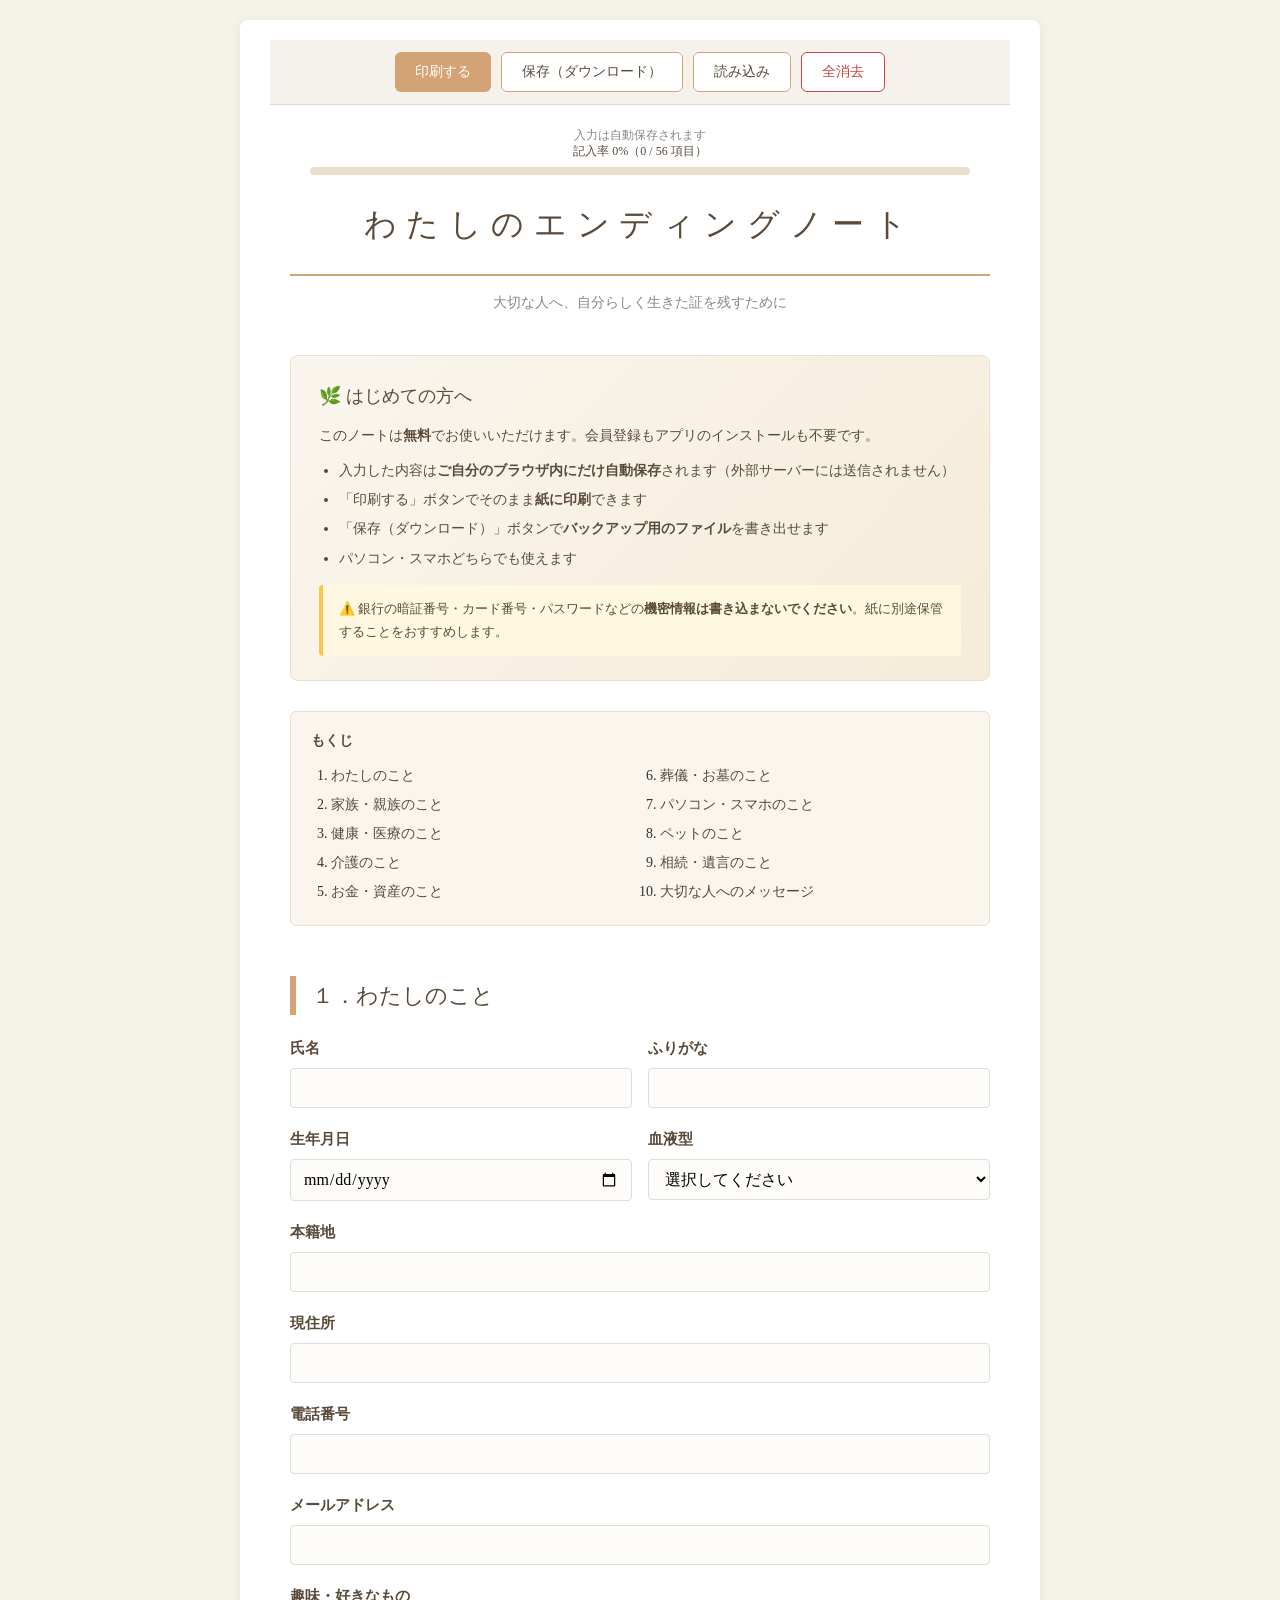
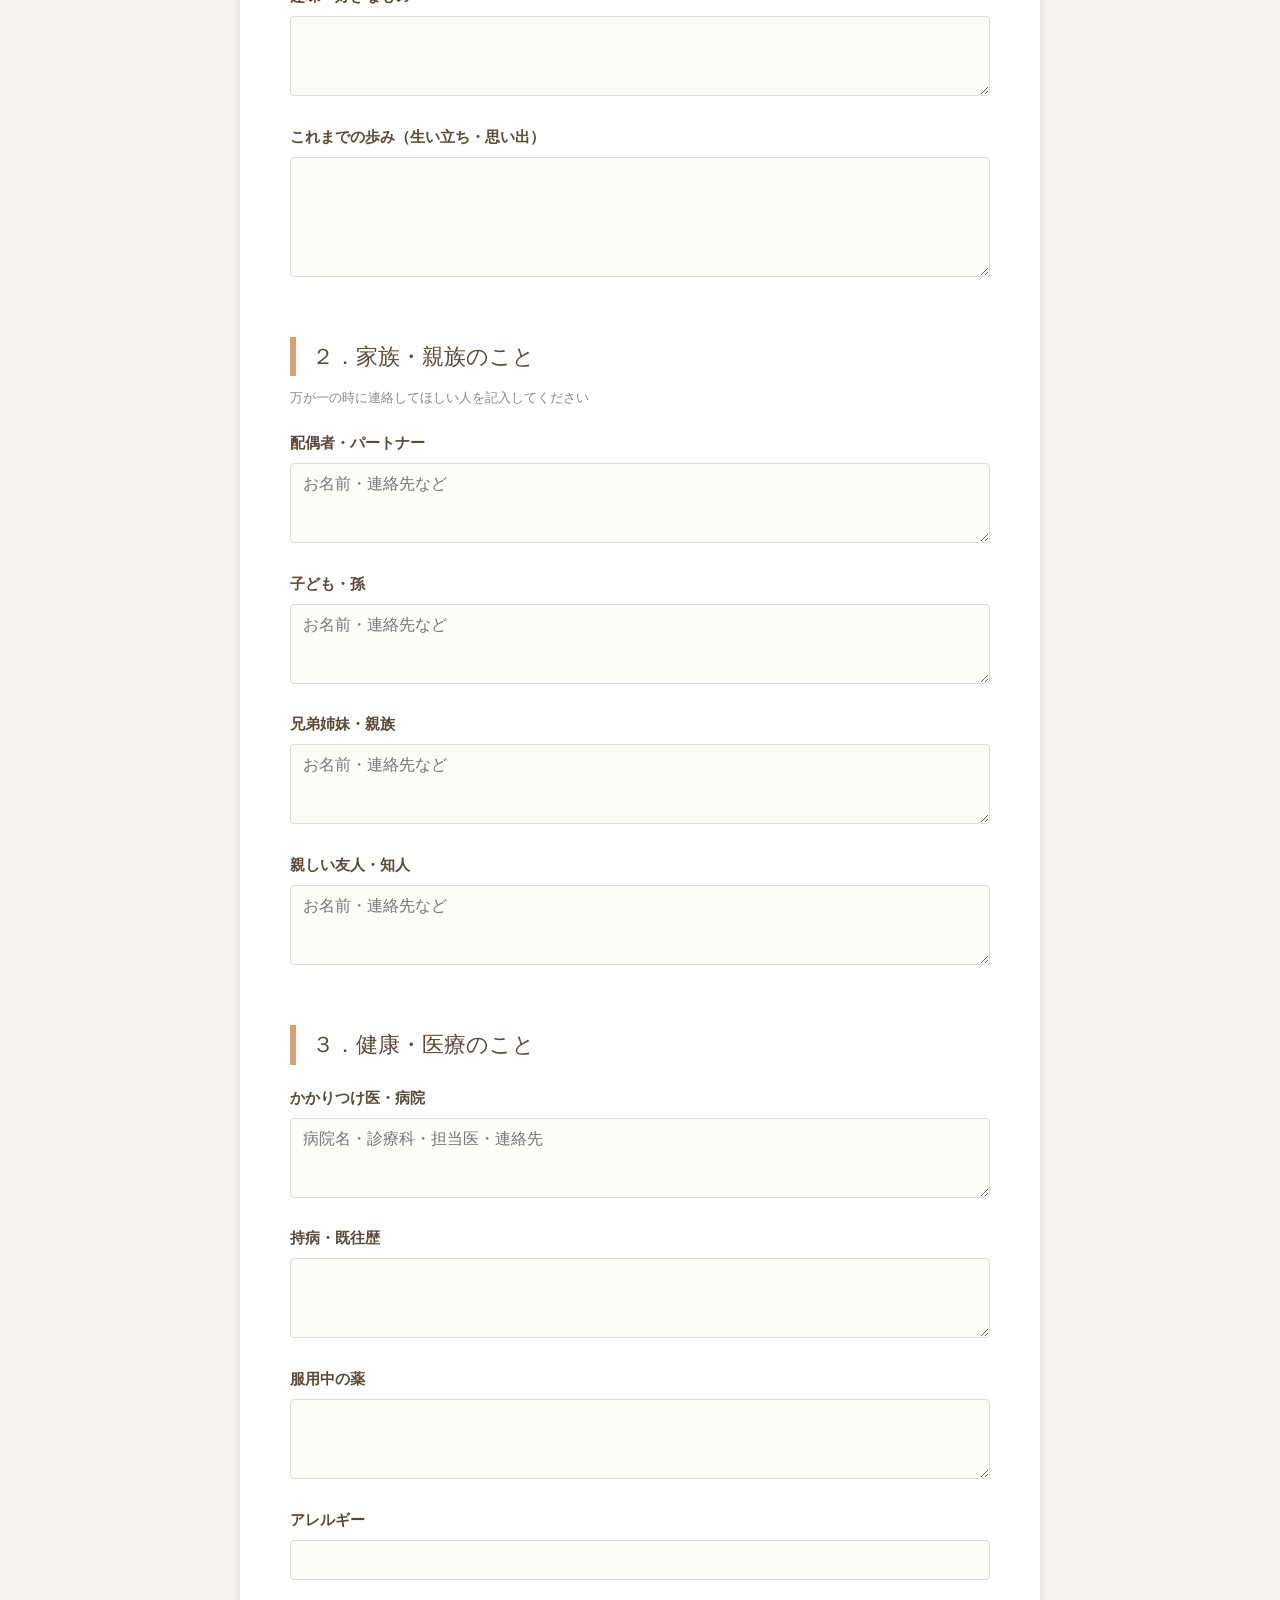
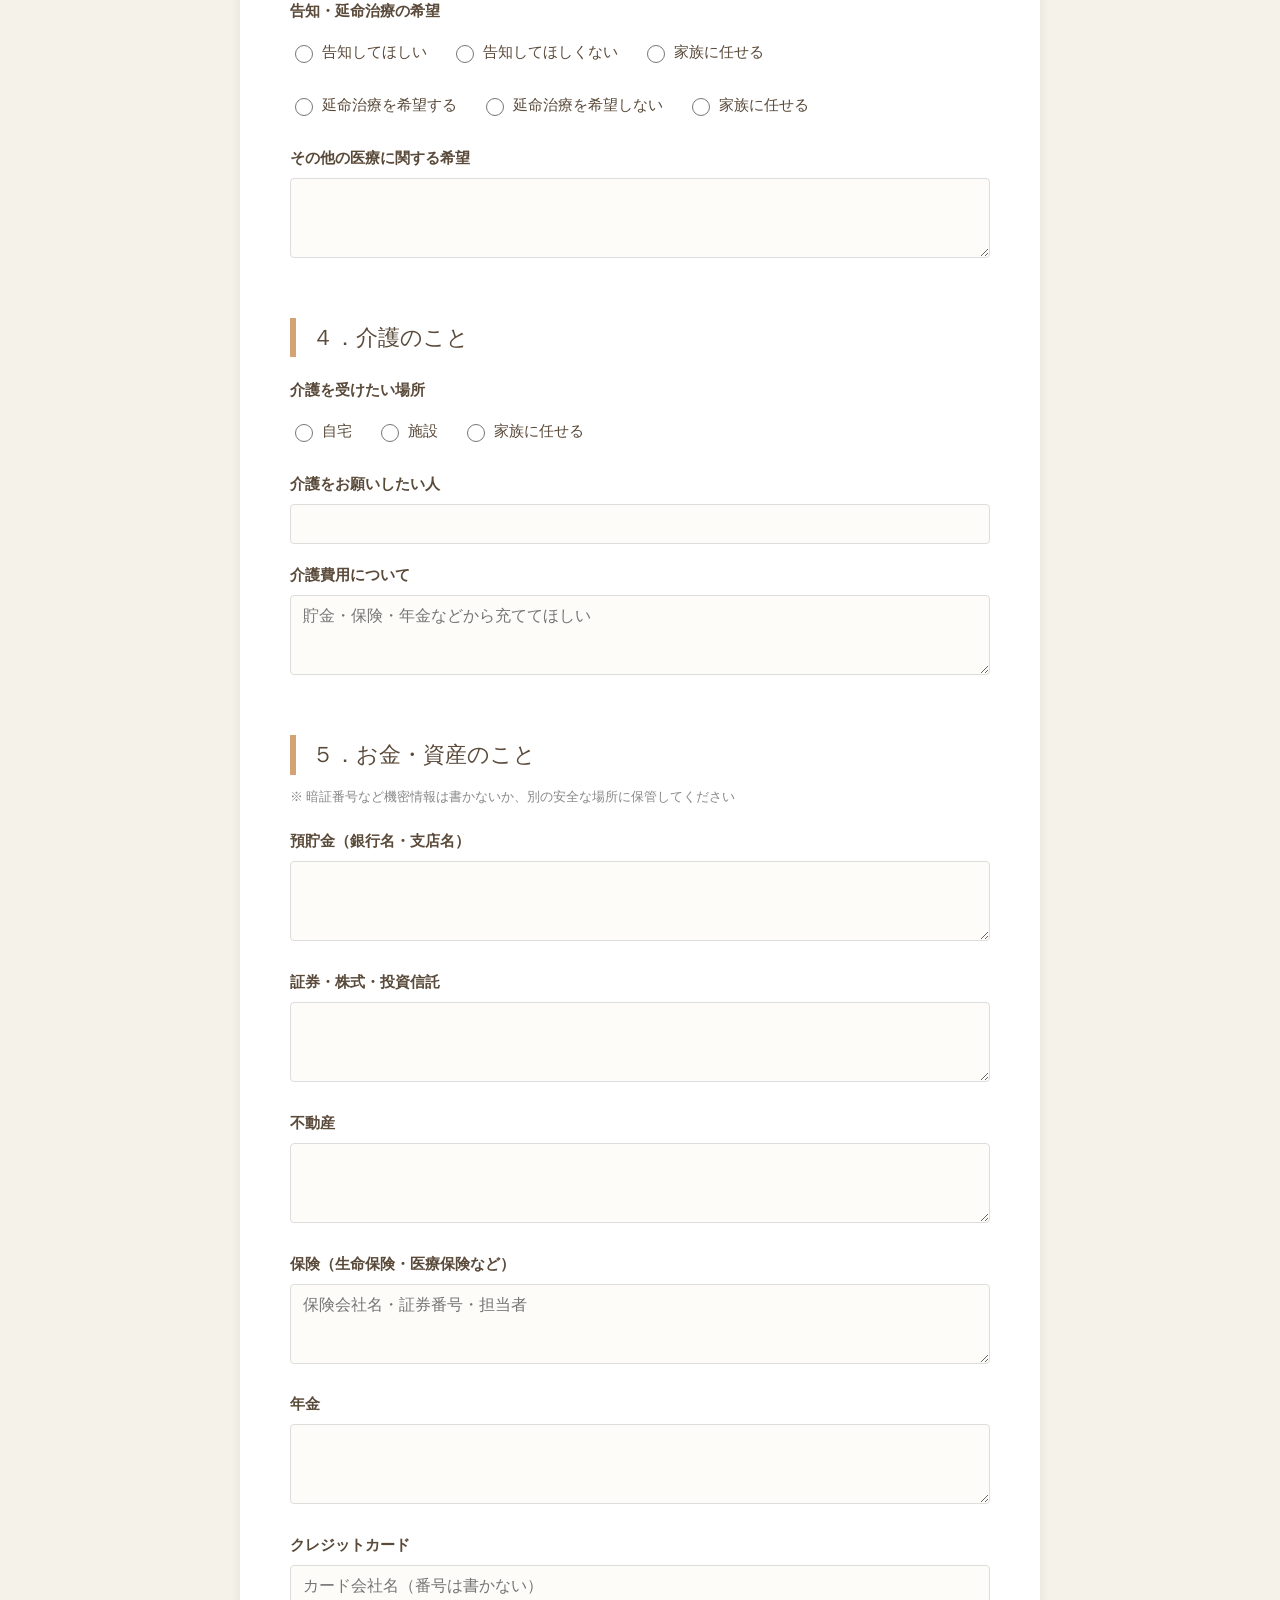
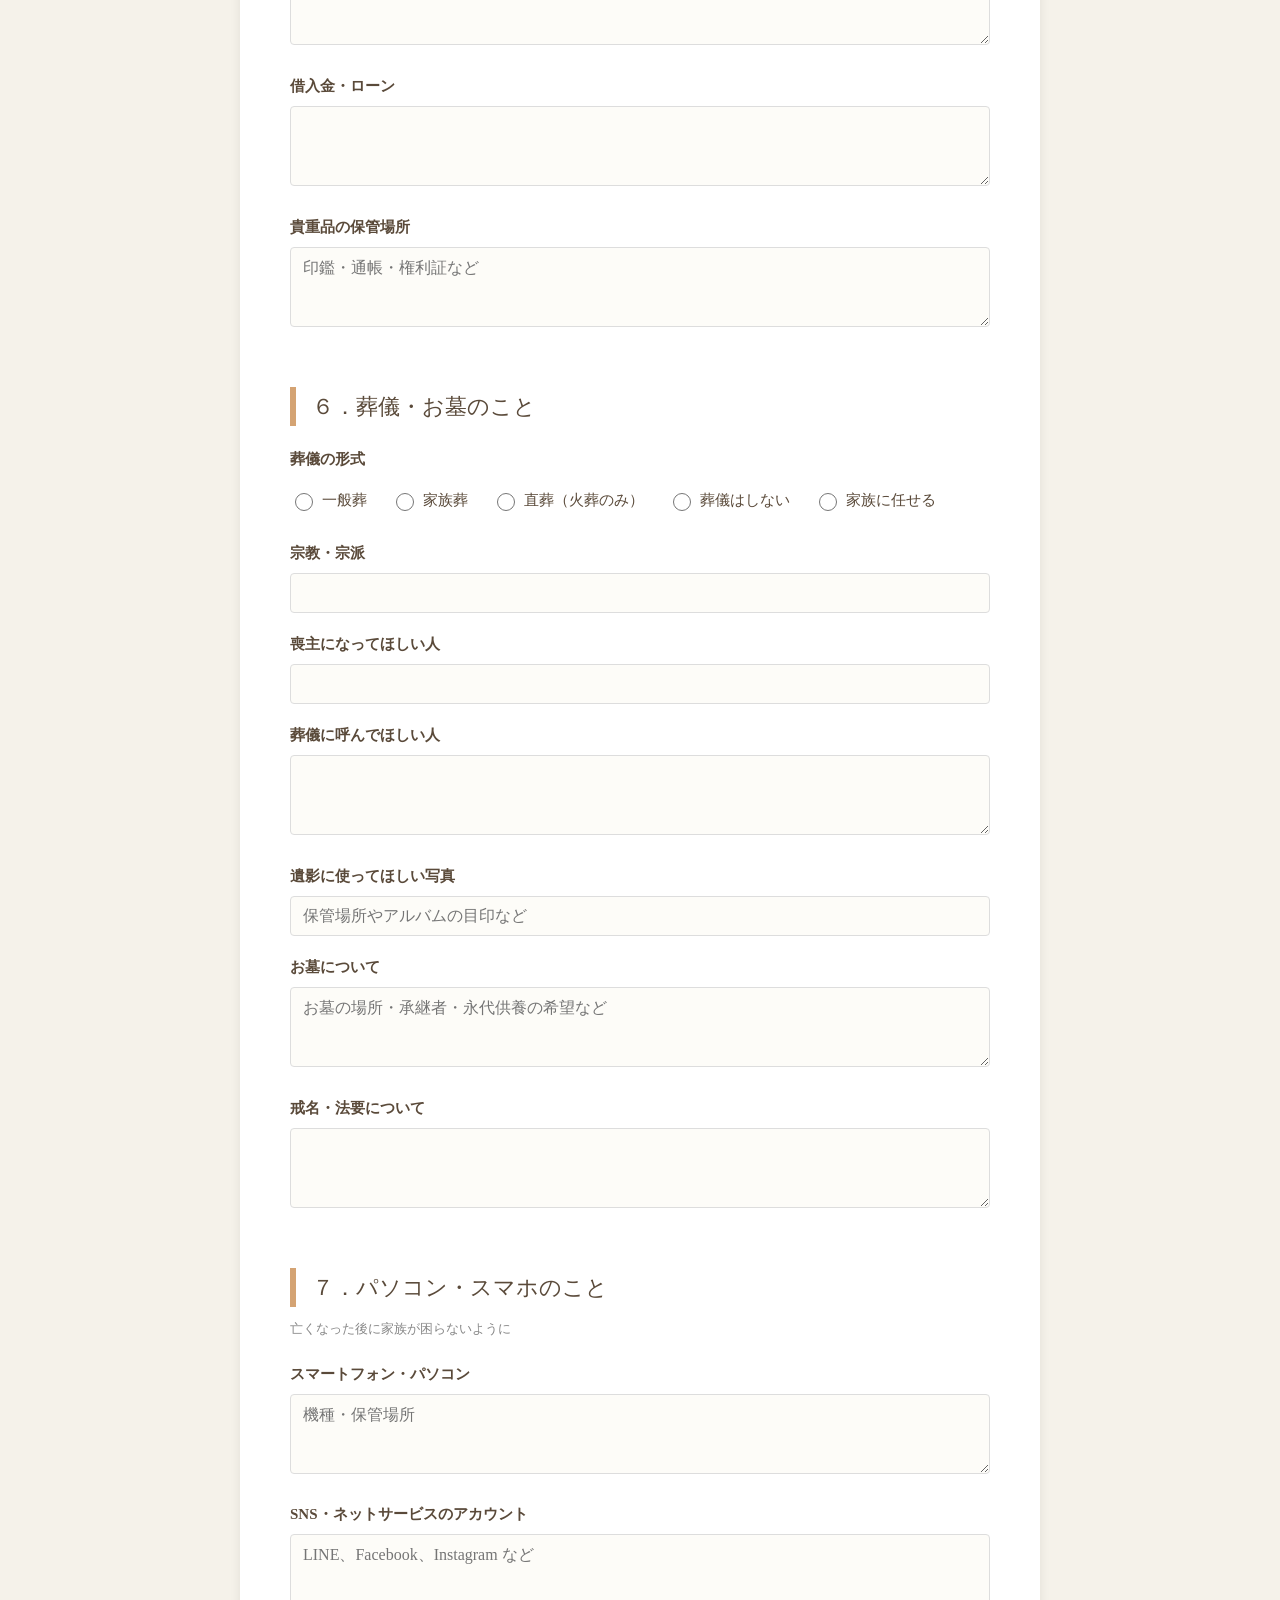
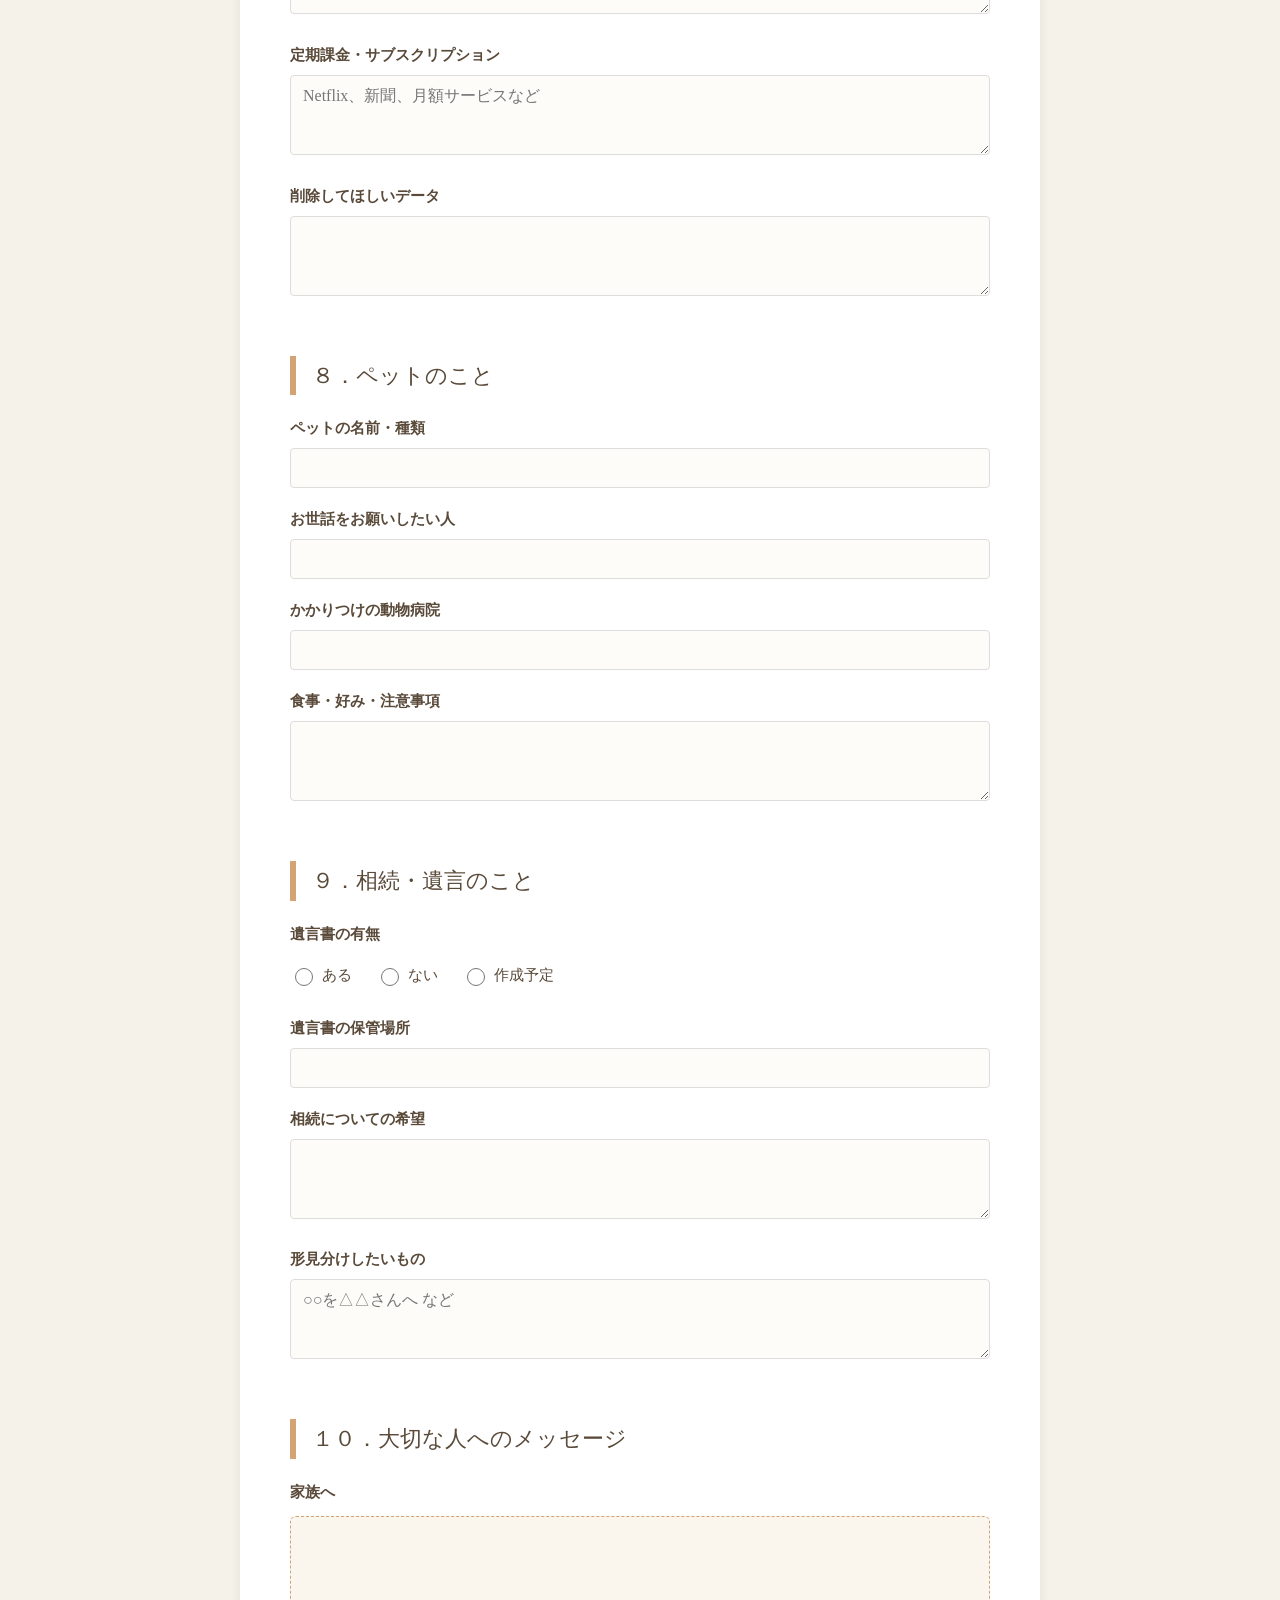
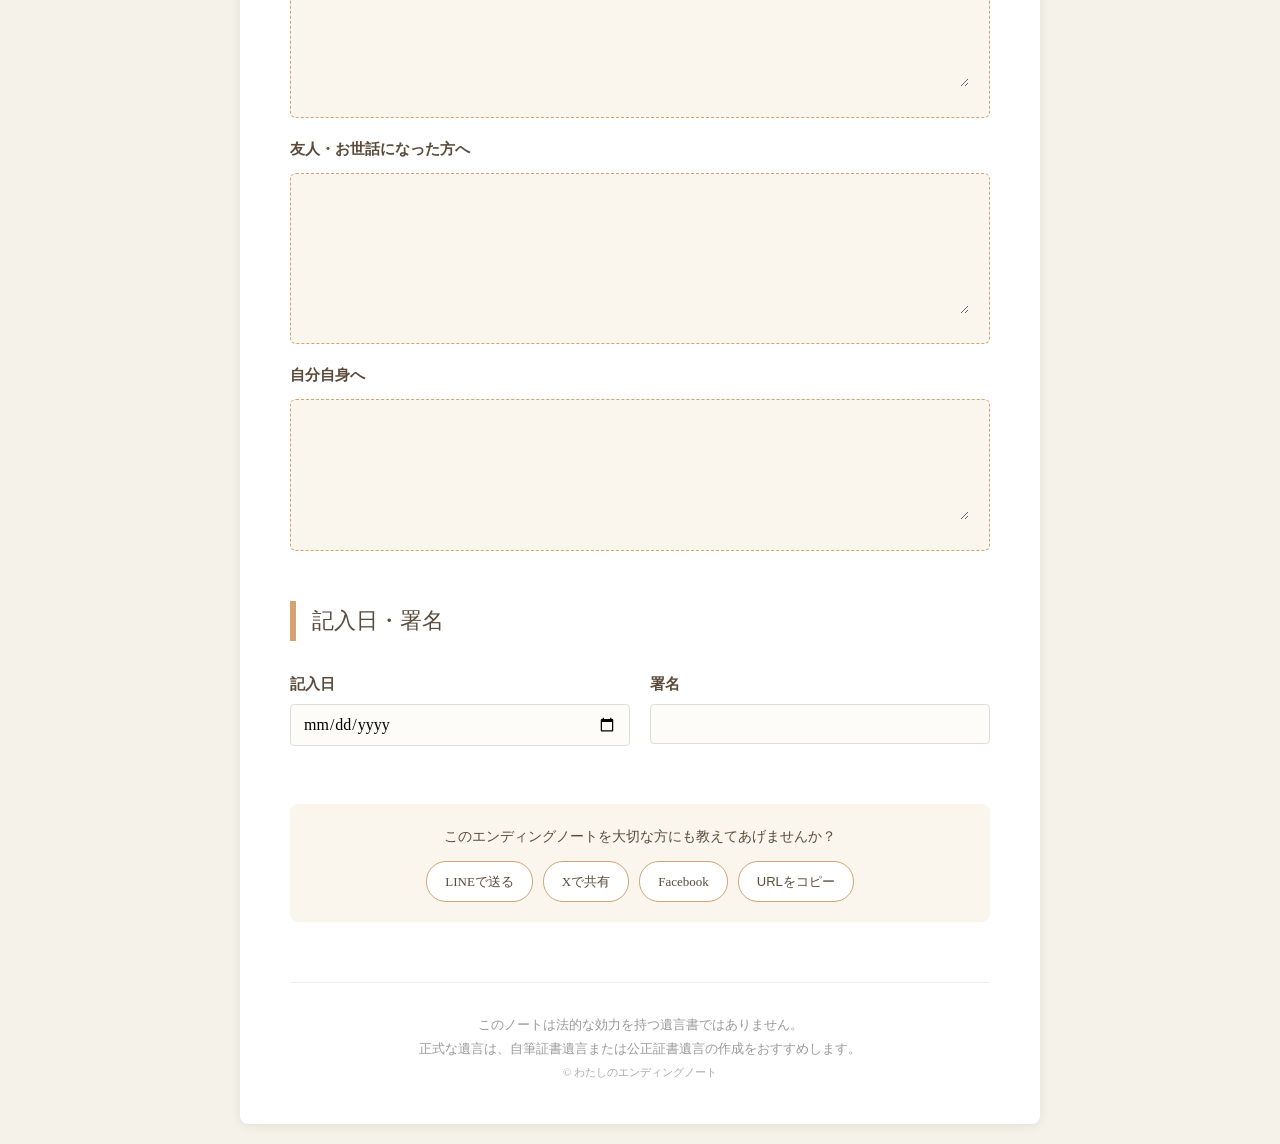
<file: docs/ending-note/index.html>
<!DOCTYPE html>
<html lang="ja">
<head>
<meta charset="UTF-8">
<meta name="viewport" content="width=device-width, initial-scale=1.0">
<title>わたしのエンディングノート｜無料・ブラウザで書ける</title>
<meta name="description" content="ブラウザで記入して印刷できる、シンプルな無料エンディングノート。入力内容は自動保存。家族へのメッセージ、医療・介護・葬儀・資産・デジタル遺品まで10項目を網羅。">

<!-- OGP -->
<meta property="og:title" content="わたしのエンディングノート｜無料・ブラウザで書ける">
<meta property="og:description" content="50代60代の親世代ケア・終活に。ブラウザで記入→印刷できる無料のエンディングノート。入力は自動保存。">
<meta property="og:type" content="website">
<meta property="og:locale" content="ja_JP">
<meta property="og:url" content="https://buffettkaoru.github.io/nikkei-daily-digest/ending-note/">

<!-- Twitter Card -->
<meta name="twitter:card" content="summary">
<meta name="twitter:title" content="わたしのエンディングノート｜無料・ブラウザで書ける">
<meta name="twitter:description" content="ブラウザで記入→印刷できる無料のエンディングノート。入力は自動保存。">

<style>
  * { box-sizing: border-box; }
  body {
    font-family: "Hiragino Mincho ProN", "ヒラギノ明朝 ProN", "Yu Mincho", "游明朝", serif;
    background: #f5f2ea;
    color: #333;
    margin: 0;
    padding: 20px;
    line-height: 1.8;
    font-size: 16px;
  }
  .container {
    max-width: 800px;
    margin: 0 auto;
    background: #fff;
    padding: 40px 50px;
    box-shadow: 0 2px 12px rgba(0,0,0,0.08);
    border-radius: 8px;
  }
  h1 {
    text-align: center;
    font-size: 32px;
    font-weight: normal;
    color: #5a4a3a;
    border-bottom: 2px solid #d4a373;
    padding-bottom: 20px;
    margin-bottom: 10px;
    letter-spacing: 0.3em;
  }
  .subtitle {
    text-align: center;
    color: #888;
    font-size: 14px;
    margin-bottom: 40px;
  }
  h2 {
    font-size: 22px;
    color: #5a4a3a;
    border-left: 6px solid #d4a373;
    padding-left: 16px;
    margin-top: 50px;
    margin-bottom: 20px;
    font-weight: normal;
  }
  .section-note {
    font-size: 13px;
    color: #888;
    margin-top: -10px;
    margin-bottom: 20px;
  }
  .field {
    margin-bottom: 18px;
  }
  label {
    display: block;
    font-size: 15px;
    color: #5a4a3a;
    margin-bottom: 6px;
    font-weight: bold;
  }
  input[type="text"],
  input[type="date"],
  input[type="tel"],
  input[type="email"],
  textarea,
  select {
    width: 100%;
    padding: 10px 12px;
    border: 1px solid #ddd;
    border-radius: 4px;
    font-size: 16px;
    font-family: inherit;
    background: #fdfcf8;
  }
  textarea {
    resize: vertical;
    min-height: 80px;
  }
  input:focus, textarea:focus, select:focus {
    outline: none;
    border-color: #d4a373;
    background: #fff;
  }
  .row {
    display: flex;
    gap: 16px;
    flex-wrap: wrap;
  }
  .row .field {
    flex: 1;
    min-width: 200px;
  }
  .checkbox-group {
    display: flex;
    flex-wrap: wrap;
    gap: 12px 24px;
    padding: 8px 0;
  }
  .checkbox-group label {
    font-weight: normal;
    margin-bottom: 0;
    cursor: pointer;
    display: inline-flex;
    align-items: center;
    gap: 6px;
  }
  .checkbox-group input[type="checkbox"],
  .checkbox-group input[type="radio"] {
    width: 18px;
    height: 18px;
    cursor: pointer;
  }
  .toolbar {
    position: sticky;
    top: 0;
    background: rgba(245, 242, 234, 0.95);
    backdrop-filter: blur(4px);
    padding: 12px 0;
    margin: -20px -20px 20px -20px;
    padding: 12px 20px;
    z-index: 100;
    display: flex;
    gap: 10px;
    justify-content: center;
    flex-wrap: wrap;
    border-bottom: 1px solid #e0d8c8;
  }
  .progress-wrap {
    max-width: 800px;
    margin: 0 auto 10px auto;
    padding: 0 20px;
  }
  .progress-label {
    font-size: 12px;
    color: #5a4a3a;
    text-align: center;
    margin-bottom: 4px;
  }
  .progress-bar {
    height: 8px;
    background: #e8dfcf;
    border-radius: 4px;
    overflow: hidden;
  }
  .progress-fill {
    height: 100%;
    background: linear-gradient(90deg, #d4a373, #b8875a);
    width: 0%;
    transition: width 0.3s;
  }
  .toc {
    background: #faf6ee;
    border: 1px solid #e8dfcf;
    border-radius: 6px;
    padding: 16px 20px;
    margin-bottom: 30px;
  }
  .toc-title {
    font-size: 14px;
    color: #5a4a3a;
    margin-bottom: 10px;
    font-weight: bold;
  }
  .toc ol {
    margin: 0;
    padding-left: 20px;
    columns: 2;
    column-gap: 20px;
  }
  .toc li {
    margin-bottom: 4px;
    font-size: 14px;
    break-inside: avoid;
  }
  .toc a {
    color: #5a4a3a;
    text-decoration: none;
  }
  .toc a:hover {
    color: #d4a373;
    text-decoration: underline;
  }
  .welcome {
    background: linear-gradient(135deg, #faf6ee, #f5ebd8);
    border-radius: 8px;
    padding: 24px 28px;
    margin-bottom: 30px;
    border: 1px solid #e8dfcf;
  }
  .welcome h3 {
    margin: 0 0 12px 0;
    color: #5a4a3a;
    font-size: 18px;
    font-weight: normal;
  }
  .welcome p {
    margin: 0 0 8px 0;
    font-size: 14px;
    color: #5a4a3a;
    line-height: 1.7;
  }
  .welcome ul {
    margin: 10px 0 0 0;
    padding-left: 20px;
    font-size: 14px;
    color: #5a4a3a;
  }
  .welcome li {
    margin-bottom: 4px;
  }
  .notice {
    background: #fff8e1;
    border-left: 4px solid #f9c74f;
    padding: 12px 16px;
    margin-top: 14px;
    font-size: 13px;
    color: #5a4a3a;
    border-radius: 4px;
  }
  .share-box {
    text-align: center;
    margin: 40px 0 0 0;
    padding: 20px;
    background: #faf6ee;
    border-radius: 8px;
  }
  .share-box p {
    margin: 0 0 12px 0;
    color: #5a4a3a;
    font-size: 14px;
  }
  .share-links {
    display: flex;
    justify-content: center;
    gap: 10px;
    flex-wrap: wrap;
  }
  .share-link {
    display: inline-block;
    padding: 8px 18px;
    background: #fff;
    color: #5a4a3a;
    text-decoration: none;
    border-radius: 20px;
    border: 1px solid #d4a373;
    font-size: 13px;
  }
  .share-link:hover {
    background: #d4a373;
    color: #fff;
  }
  .btn {
    padding: 10px 20px;
    border: none;
    border-radius: 6px;
    font-size: 14px;
    cursor: pointer;
    font-family: inherit;
    transition: all 0.2s;
  }
  .btn-primary {
    background: #d4a373;
    color: white;
  }
  .btn-primary:hover {
    background: #b8875a;
  }
  .btn-secondary {
    background: #fff;
    color: #5a4a3a;
    border: 1px solid #d4a373;
  }
  .btn-secondary:hover {
    background: #faf6ee;
  }
  .btn-danger {
    background: #fff;
    color: #c44;
    border: 1px solid #c44;
  }
  .btn-danger:hover {
    background: #fff5f5;
  }
  .save-status {
    text-align: center;
    color: #888;
    font-size: 12px;
    margin-top: 8px;
    height: 16px;
  }
  .message-box {
    background: #faf6ee;
    border: 1px dashed #d4a373;
    padding: 20px;
    border-radius: 6px;
    margin-top: 10px;
  }
  footer {
    text-align: center;
    margin-top: 60px;
    padding-top: 30px;
    border-top: 1px solid #eee;
    color: #999;
    font-size: 13px;
  }
  .sign-area {
    display: flex;
    justify-content: space-between;
    gap: 20px;
    margin-top: 30px;
  }
  .sign-area .field {
    flex: 1;
  }

  /* 印刷用 */
  @media print {
    body {
      background: white;
      padding: 0;
      font-size: 12pt;
    }
    .container {
      box-shadow: none;
      padding: 20px;
      max-width: 100%;
    }
    .toolbar, .save-status, footer .btn, .progress-wrap, .toc, .welcome, .share-box {
      display: none !important;
    }
    h2 {
      page-break-after: avoid;
    }
    .field {
      page-break-inside: avoid;
    }
    input, textarea, select {
      border: none;
      border-bottom: 1px solid #666;
      border-radius: 0;
      background: transparent;
    }
    textarea {
      border: 1px solid #666;
    }
  }

  @media (max-width: 600px) {
    .container {
      padding: 20px;
    }
    h1 {
      font-size: 24px;
    }
    .row {
      flex-direction: column;
      gap: 0;
    }
  }
</style>
</head>
<body>

<div class="container">
  <div class="toolbar">
    <button class="btn btn-primary" onclick="window.print()">印刷する</button>
    <button class="btn btn-secondary" onclick="exportData()">保存（ダウンロード）</button>
    <button class="btn btn-secondary" onclick="document.getElementById('importFile').click()">読み込み</button>
    <input type="file" id="importFile" accept=".json" style="display:none" onchange="importData(event)">
    <button class="btn btn-danger" onclick="clearAll()">全消去</button>
  </div>
  <div class="save-status" id="saveStatus">入力は自動保存されます</div>
  <div class="progress-wrap">
    <div class="progress-label"><span id="progressText">記入率 0%</span></div>
    <div class="progress-bar"><div class="progress-fill" id="progressFill"></div></div>
  </div>

  <h1>わたしのエンディングノート</h1>
  <p class="subtitle">大切な人へ、自分らしく生きた証を残すために</p>

  <div class="welcome">
    <h3>🌿 はじめての方へ</h3>
    <p>このノートは<strong>無料</strong>でお使いいただけます。会員登録もアプリのインストールも不要です。</p>
    <ul>
      <li>入力した内容は<strong>ご自分のブラウザ内にだけ自動保存</strong>されます（外部サーバーには送信されません）</li>
      <li>「印刷する」ボタンでそのまま<strong>紙に印刷</strong>できます</li>
      <li>「保存（ダウンロード）」ボタンで<strong>バックアップ用のファイル</strong>を書き出せます</li>
      <li>パソコン・スマホどちらでも使えます</li>
    </ul>
    <div class="notice">
      ⚠️ 銀行の暗証番号・カード番号・パスワードなどの<strong>機密情報は書き込まないでください</strong>。紙に別途保管することをおすすめします。
    </div>
  </div>

  <nav class="toc">
    <div class="toc-title">もくじ</div>
    <ol>
      <li><a href="#sec1">わたしのこと</a></li>
      <li><a href="#sec2">家族・親族のこと</a></li>
      <li><a href="#sec3">健康・医療のこと</a></li>
      <li><a href="#sec4">介護のこと</a></li>
      <li><a href="#sec5">お金・資産のこと</a></li>
      <li><a href="#sec6">葬儀・お墓のこと</a></li>
      <li><a href="#sec7">パソコン・スマホのこと</a></li>
      <li><a href="#sec8">ペットのこと</a></li>
      <li><a href="#sec9">相続・遺言のこと</a></li>
      <li><a href="#sec10">大切な人へのメッセージ</a></li>
    </ol>
  </nav>

  <!-- 1. 私の基本情報 -->
  <h2 id="sec1">１．わたしのこと</h2>
  <div class="row">
    <div class="field">
      <label>氏名</label>
      <input type="text" data-key="name">
    </div>
    <div class="field">
      <label>ふりがな</label>
      <input type="text" data-key="nameKana">
    </div>
  </div>
  <div class="row">
    <div class="field">
      <label>生年月日</label>
      <input type="date" data-key="birthdate">
    </div>
    <div class="field">
      <label>血液型</label>
      <select data-key="bloodType">
        <option value="">選択してください</option>
        <option>A型</option><option>B型</option><option>O型</option><option>AB型</option><option>不明</option>
      </select>
    </div>
  </div>
  <div class="field">
    <label>本籍地</label>
    <input type="text" data-key="honseki">
  </div>
  <div class="field">
    <label>現住所</label>
    <input type="text" data-key="address">
  </div>
  <div class="field">
    <label>電話番号</label>
    <input type="tel" data-key="phone">
  </div>
  <div class="field">
    <label>メールアドレス</label>
    <input type="email" data-key="email">
  </div>
  <div class="field">
    <label>趣味・好きなもの</label>
    <textarea data-key="hobby"></textarea>
  </div>
  <div class="field">
    <label>これまでの歩み（生い立ち・思い出）</label>
    <textarea data-key="history" style="min-height: 120px;"></textarea>
  </div>

  <!-- 2. 家族・親族 -->
  <h2 id="sec2">２．家族・親族のこと</h2>
  <p class="section-note">万が一の時に連絡してほしい人を記入してください</p>
  <div class="field">
    <label>配偶者・パートナー</label>
    <textarea data-key="spouse" placeholder="お名前・連絡先など"></textarea>
  </div>
  <div class="field">
    <label>子ども・孫</label>
    <textarea data-key="children" placeholder="お名前・連絡先など"></textarea>
  </div>
  <div class="field">
    <label>兄弟姉妹・親族</label>
    <textarea data-key="relatives" placeholder="お名前・連絡先など"></textarea>
  </div>
  <div class="field">
    <label>親しい友人・知人</label>
    <textarea data-key="friends" placeholder="お名前・連絡先など"></textarea>
  </div>

  <!-- 3. 健康・医療 -->
  <h2 id="sec3">３．健康・医療のこと</h2>
  <div class="field">
    <label>かかりつけ医・病院</label>
    <textarea data-key="doctor" placeholder="病院名・診療科・担当医・連絡先"></textarea>
  </div>
  <div class="field">
    <label>持病・既往歴</label>
    <textarea data-key="illness"></textarea>
  </div>
  <div class="field">
    <label>服用中の薬</label>
    <textarea data-key="medicine"></textarea>
  </div>
  <div class="field">
    <label>アレルギー</label>
    <input type="text" data-key="allergy">
  </div>
  <div class="field">
    <label>告知・延命治療の希望</label>
    <div class="checkbox-group">
      <label><input type="radio" name="kokuchi" data-key="kokuchi" value="告知してほしい"> 告知してほしい</label>
      <label><input type="radio" name="kokuchi" data-key="kokuchi" value="告知してほしくない"> 告知してほしくない</label>
      <label><input type="radio" name="kokuchi" data-key="kokuchi" value="家族に任せる"> 家族に任せる</label>
    </div>
    <div class="checkbox-group" style="margin-top: 10px;">
      <label><input type="radio" name="enmei" data-key="enmei" value="希望する"> 延命治療を希望する</label>
      <label><input type="radio" name="enmei" data-key="enmei" value="希望しない"> 延命治療を希望しない</label>
      <label><input type="radio" name="enmei" data-key="enmei" value="家族に任せる"> 家族に任せる</label>
    </div>
  </div>
  <div class="field">
    <label>その他の医療に関する希望</label>
    <textarea data-key="medicalWish"></textarea>
  </div>

  <!-- 4. 介護 -->
  <h2 id="sec4">４．介護のこと</h2>
  <div class="field">
    <label>介護を受けたい場所</label>
    <div class="checkbox-group">
      <label><input type="radio" name="kaigoPlace" data-key="kaigoPlace" value="自宅"> 自宅</label>
      <label><input type="radio" name="kaigoPlace" data-key="kaigoPlace" value="施設"> 施設</label>
      <label><input type="radio" name="kaigoPlace" data-key="kaigoPlace" value="家族に任せる"> 家族に任せる</label>
    </div>
  </div>
  <div class="field">
    <label>介護をお願いしたい人</label>
    <input type="text" data-key="caregiver">
  </div>
  <div class="field">
    <label>介護費用について</label>
    <textarea data-key="kaigoCost" placeholder="貯金・保険・年金などから充ててほしい"></textarea>
  </div>

  <!-- 5. 資産 -->
  <h2 id="sec5">５．お金・資産のこと</h2>
  <p class="section-note">※ 暗証番号など機密情報は書かないか、別の安全な場所に保管してください</p>
  <div class="field">
    <label>預貯金（銀行名・支店名）</label>
    <textarea data-key="bank"></textarea>
  </div>
  <div class="field">
    <label>証券・株式・投資信託</label>
    <textarea data-key="securities"></textarea>
  </div>
  <div class="field">
    <label>不動産</label>
    <textarea data-key="property"></textarea>
  </div>
  <div class="field">
    <label>保険（生命保険・医療保険など）</label>
    <textarea data-key="insurance" placeholder="保険会社名・証券番号・担当者"></textarea>
  </div>
  <div class="field">
    <label>年金</label>
    <textarea data-key="pension"></textarea>
  </div>
  <div class="field">
    <label>クレジットカード</label>
    <textarea data-key="creditCard" placeholder="カード会社名（番号は書かない）"></textarea>
  </div>
  <div class="field">
    <label>借入金・ローン</label>
    <textarea data-key="loan"></textarea>
  </div>
  <div class="field">
    <label>貴重品の保管場所</label>
    <textarea data-key="valuables" placeholder="印鑑・通帳・権利証など"></textarea>
  </div>

  <!-- 6. 葬儀・お墓 -->
  <h2 id="sec6">６．葬儀・お墓のこと</h2>
  <div class="field">
    <label>葬儀の形式</label>
    <div class="checkbox-group">
      <label><input type="radio" name="funeralStyle" data-key="funeralStyle" value="一般葬"> 一般葬</label>
      <label><input type="radio" name="funeralStyle" data-key="funeralStyle" value="家族葬"> 家族葬</label>
      <label><input type="radio" name="funeralStyle" data-key="funeralStyle" value="直葬"> 直葬（火葬のみ）</label>
      <label><input type="radio" name="funeralStyle" data-key="funeralStyle" value="しない"> 葬儀はしない</label>
      <label><input type="radio" name="funeralStyle" data-key="funeralStyle" value="家族に任せる"> 家族に任せる</label>
    </div>
  </div>
  <div class="field">
    <label>宗教・宗派</label>
    <input type="text" data-key="religion">
  </div>
  <div class="field">
    <label>喪主になってほしい人</label>
    <input type="text" data-key="moshu">
  </div>
  <div class="field">
    <label>葬儀に呼んでほしい人</label>
    <textarea data-key="funeralGuests"></textarea>
  </div>
  <div class="field">
    <label>遺影に使ってほしい写真</label>
    <input type="text" data-key="photo" placeholder="保管場所やアルバムの目印など">
  </div>
  <div class="field">
    <label>お墓について</label>
    <textarea data-key="grave" placeholder="お墓の場所・承継者・永代供養の希望など"></textarea>
  </div>
  <div class="field">
    <label>戒名・法要について</label>
    <textarea data-key="posthumous"></textarea>
  </div>

  <!-- 7. デジタル -->
  <h2 id="sec7">７．パソコン・スマホのこと</h2>
  <p class="section-note">亡くなった後に家族が困らないように</p>
  <div class="field">
    <label>スマートフォン・パソコン</label>
    <textarea data-key="devices" placeholder="機種・保管場所"></textarea>
  </div>
  <div class="field">
    <label>SNS・ネットサービスのアカウント</label>
    <textarea data-key="sns" placeholder="LINE、Facebook、Instagram など"></textarea>
  </div>
  <div class="field">
    <label>定期課金・サブスクリプション</label>
    <textarea data-key="subscription" placeholder="Netflix、新聞、月額サービスなど"></textarea>
  </div>
  <div class="field">
    <label>削除してほしいデータ</label>
    <textarea data-key="deleteData"></textarea>
  </div>

  <!-- 8. ペット -->
  <h2 id="sec8">８．ペットのこと</h2>
  <div class="field">
    <label>ペットの名前・種類</label>
    <input type="text" data-key="petName">
  </div>
  <div class="field">
    <label>お世話をお願いしたい人</label>
    <input type="text" data-key="petCaregiver">
  </div>
  <div class="field">
    <label>かかりつけの動物病院</label>
    <input type="text" data-key="petHospital">
  </div>
  <div class="field">
    <label>食事・好み・注意事項</label>
    <textarea data-key="petNote"></textarea>
  </div>

  <!-- 9. 相続・遺言 -->
  <h2 id="sec9">９．相続・遺言のこと</h2>
  <div class="field">
    <label>遺言書の有無</label>
    <div class="checkbox-group">
      <label><input type="radio" name="willExist" data-key="willExist" value="ある"> ある</label>
      <label><input type="radio" name="willExist" data-key="willExist" value="ない"> ない</label>
      <label><input type="radio" name="willExist" data-key="willExist" value="作成予定"> 作成予定</label>
    </div>
  </div>
  <div class="field">
    <label>遺言書の保管場所</label>
    <input type="text" data-key="willPlace">
  </div>
  <div class="field">
    <label>相続についての希望</label>
    <textarea data-key="inheritance"></textarea>
  </div>
  <div class="field">
    <label>形見分けしたいもの</label>
    <textarea data-key="keepsake" placeholder="○○を△△さんへ など"></textarea>
  </div>

  <!-- 10. メッセージ -->
  <h2 id="sec10">１０．大切な人へのメッセージ</h2>
  <div class="field">
    <label>家族へ</label>
    <div class="message-box">
      <textarea data-key="messageFamily" style="min-height: 150px; border: none; background: transparent;"></textarea>
    </div>
  </div>
  <div class="field">
    <label>友人・お世話になった方へ</label>
    <div class="message-box">
      <textarea data-key="messageFriends" style="min-height: 120px; border: none; background: transparent;"></textarea>
    </div>
  </div>
  <div class="field">
    <label>自分自身へ</label>
    <div class="message-box">
      <textarea data-key="messageSelf" style="min-height: 100px; border: none; background: transparent;"></textarea>
    </div>
  </div>

  <!-- 署名 -->
  <h2>記入日・署名</h2>
  <div class="sign-area">
    <div class="field">
      <label>記入日</label>
      <input type="date" data-key="signDate">
    </div>
    <div class="field">
      <label>署名</label>
      <input type="text" data-key="signature">
    </div>
  </div>

  <div class="share-box">
    <p>このエンディングノートを大切な方にも教えてあげませんか？</p>
    <div class="share-links">
      <a class="share-link" href="https://social-plugins.line.me/lineit/share?url=https%3A%2F%2Fbuffettkaoru.github.io%2Fnikkei-daily-digest%2Fending-note%2F" target="_blank" rel="noopener">LINEで送る</a>
      <a class="share-link" href="https://twitter.com/intent/tweet?text=%E7%84%A1%E6%96%99%E3%81%A7%E6%9B%B8%E3%81%91%E3%82%8B%E3%82%A8%E3%83%B3%E3%83%87%E3%82%A3%E3%83%B3%E3%82%B0%E3%83%8E%E3%83%BC%E3%83%88&url=https%3A%2F%2Fbuffettkaoru.github.io%2Fnikkei-daily-digest%2Fending-note%2F" target="_blank" rel="noopener">Xで共有</a>
      <a class="share-link" href="https://www.facebook.com/sharer/sharer.php?u=https%3A%2F%2Fbuffettkaoru.github.io%2Fnikkei-daily-digest%2Fending-note%2F" target="_blank" rel="noopener">Facebook</a>
      <button class="share-link" style="cursor:pointer" onclick="copyURL()">URLをコピー</button>
    </div>
  </div>

  <footer>
    このノートは法的な効力を持つ遺言書ではありません。<br>
    正式な遺言は、自筆証書遺言または公正証書遺言の作成をおすすめします。<br>
    <small style="color:#aaa;">© わたしのエンディングノート</small>
  </footer>
</div>

<script>
  const STORAGE_KEY = 'endingNoteData_v1';

  function saveData() {
    const data = {};
    document.querySelectorAll('[data-key]').forEach(el => {
      const key = el.dataset.key;
      if (el.type === 'radio') {
        if (el.checked) data[key] = el.value;
      } else if (el.type === 'checkbox') {
        data[key] = el.checked;
      } else {
        data[key] = el.value;
      }
    });
    localStorage.setItem(STORAGE_KEY, JSON.stringify(data));
    showSaveStatus('保存しました');
  }

  function loadData() {
    const raw = localStorage.getItem(STORAGE_KEY);
    if (!raw) return;
    try {
      const data = JSON.parse(raw);
      applyData(data);
      updateProgress();
    } catch (e) {
      console.error(e);
    }
  }

  function applyData(data) {
    document.querySelectorAll('[data-key]').forEach(el => {
      const key = el.dataset.key;
      if (!(key in data)) return;
      if (el.type === 'radio') {
        if (el.value === data[key]) el.checked = true;
      } else if (el.type === 'checkbox') {
        el.checked = !!data[key];
      } else {
        el.value = data[key] ?? '';
      }
    });
  }

  function updateProgress() {
    const fields = document.querySelectorAll('input[data-key], textarea[data-key], select[data-key]');
    const seenKeys = new Set();
    let total = 0;
    let filled = 0;
    fields.forEach(el => {
      const key = el.dataset.key;
      if (seenKeys.has(key)) {
        if (el.type === 'radio' && el.checked) {
          // already counted as filled via radio group
        }
        return;
      }
      seenKeys.add(key);
      total++;
      if (el.type === 'radio') {
        const checked = document.querySelector(`input[type="radio"][data-key="${key}"]:checked`);
        if (checked) filled++;
      } else if (el.type === 'checkbox') {
        if (el.checked) filled++;
      } else if (el.value && el.value.trim() !== '') {
        filled++;
      }
    });
    const pct = total === 0 ? 0 : Math.round((filled / total) * 100);
    document.getElementById('progressFill').style.width = pct + '%';
    document.getElementById('progressText').textContent = `記入率 ${pct}%（${filled} / ${total} 項目）`;
  }

  let saveTimer;
  function scheduleSave() {
    clearTimeout(saveTimer);
    saveTimer = setTimeout(() => {
      saveData();
      updateProgress();
    }, 500);
  }

  let statusTimer;
  function showSaveStatus(text) {
    const el = document.getElementById('saveStatus');
    el.textContent = text;
    clearTimeout(statusTimer);
    statusTimer = setTimeout(() => {
      el.textContent = '入力は自動保存されます';
    }, 2000);
  }

  function exportData() {
    const raw = localStorage.getItem(STORAGE_KEY) || '{}';
    const blob = new Blob([raw], { type: 'application/json' });
    const url = URL.createObjectURL(blob);
    const a = document.createElement('a');
    const today = new Date().toISOString().slice(0, 10);
    a.href = url;
    a.download = `endingnote_${today}.json`;
    a.click();
    URL.revokeObjectURL(url);
  }

  function importData(event) {
    const file = event.target.files[0];
    if (!file) return;
    const reader = new FileReader();
    reader.onload = e => {
      try {
        const data = JSON.parse(e.target.result);
        applyData(data);
        saveData();
        updateProgress();
        alert('読み込みました');
      } catch (err) {
        alert('ファイルの読み込みに失敗しました');
      }
    };
    reader.readAsText(file);
    event.target.value = '';
  }

  function clearAll() {
    if (!confirm('入力内容をすべて消去します。よろしいですか？')) return;
    localStorage.removeItem(STORAGE_KEY);
    document.querySelectorAll('[data-key]').forEach(el => {
      if (el.type === 'radio' || el.type === 'checkbox') {
        el.checked = false;
      } else {
        el.value = '';
      }
    });
    updateProgress();
    showSaveStatus('消去しました');
  }

  function copyURL() {
    const url = 'https://buffettkaoru.github.io/nikkei-daily-digest/ending-note/';
    if (navigator.clipboard) {
      navigator.clipboard.writeText(url).then(() => {
        alert('URLをコピーしました\n' + url);
      });
    } else {
      prompt('このURLをコピーしてください', url);
    }
  }

  document.addEventListener('DOMContentLoaded', () => {
    loadData();
    updateProgress();
    document.querySelectorAll('[data-key]').forEach(el => {
      el.addEventListener('input', scheduleSave);
      el.addEventListener('change', scheduleSave);
    });
  });
</script>

</body>
</html>
</file>
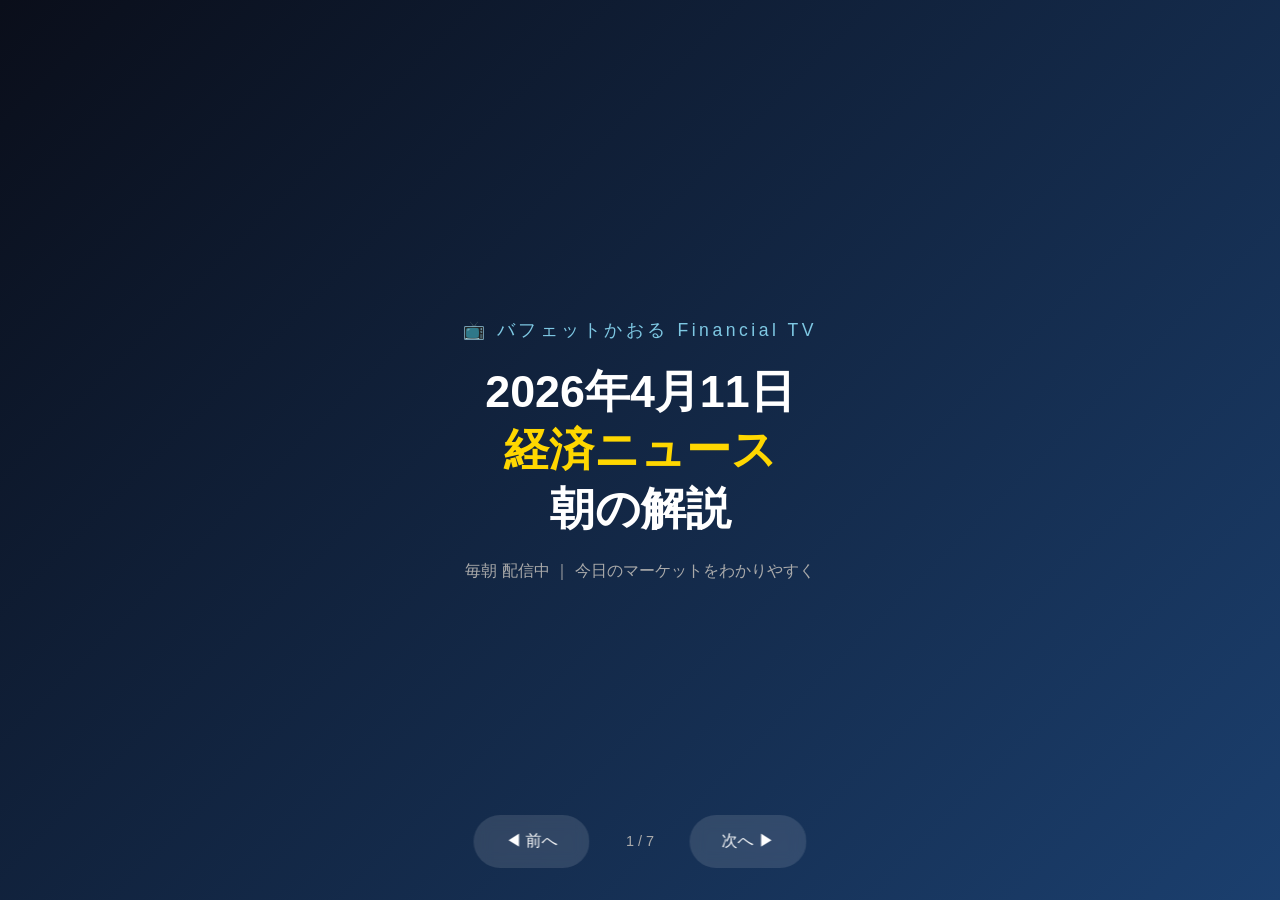
<file: docs/slide.html>
<!DOCTYPE html>
<html lang="ja">
<head>
<meta charset="UTF-8">
<meta name="viewport" content="width=device-width, initial-scale=1.0">
<title>バフェットかおる 経済ニュース 2026/04/11</title>
<style>
  * { margin:0; padding:0; box-sizing:border-box; }
  body {
    font-family: "Hiragino Kaku Gothic ProN","Yu Gothic",sans-serif;
    background: #0a0e1a;
    color: #fff;
    height: 100vh;
    overflow: hidden;
  }
  .slide {
    display: none;
    width: 100vw; height: 100vh;
    position: absolute; top:0; left:0;
    flex-direction: column;
    justify-content: center;
    align-items: center;
    padding: 60px;
    animation: fadeIn 0.6s ease;
  }
  .slide.active { display: flex; }
  @keyframes fadeIn { from { opacity:0; transform:translateY(20px); } to { opacity:1; transform:none; } }

  /* ── オープニング ── */
  .slide-opening { background: linear-gradient(135deg, #0a0e1a 0%, #1B3F6E 100%); }
  .slide-opening .brand { font-size: 1.1rem; color: #7ec8e3; letter-spacing: 0.2em; margin-bottom: 20px; }
  .slide-opening h1 { font-size: 2.8rem; font-weight: 900; line-height: 1.3; text-align:center; }
  .slide-opening h1 span { color: #FFD700; }
  .slide-opening .date { margin-top: 24px; font-size: 1rem; color: #aaa; }

  /* ── マーケット ── */
  .slide-market { background: linear-gradient(135deg, #0f1923 0%, #1a2f4a 100%); }
  .slide-market h2 { font-size: 1.4rem; color: #7ec8e3; margin-bottom: 32px; letter-spacing:0.1em; }
  .market-grid { display: grid; grid-template-columns: 1fr 1fr; gap: 20px; width: 100%; max-width: 700px; }
  .market-card {
    background: rgba(255,255,255,0.06);
    border: 1px solid rgba(255,255,255,0.1);
    border-radius: 16px;
    padding: 24px 28px;
    display: flex; justify-content: space-between; align-items: center;
  }
  .market-card .name { font-size: 1rem; color: #aaa; }
  .market-card .value { font-size: 1.6rem; font-weight: 700; }
  .market-card .badge {
    padding: 4px 12px;
    border-radius: 20px;
    font-size: 0.9rem;
    font-weight: 700;
  }
  .badge-down { background: #e74c3c; }
  .badge-up   { background: #27ae60; }

  /* ── ニュース ── */
  .slide-news { background: linear-gradient(135deg, #0f1923 0%, #1a1a2e 100%); align-items: flex-start; }
  .news-num {
    font-size: 0.85rem;
    color: #FFD700;
    letter-spacing: 0.2em;
    margin-bottom: 12px;
  }
  .slide-news h2 { font-size: 2rem; font-weight: 900; line-height: 1.4; margin-bottom: 28px; }
  .slide-news h2 em { font-style:normal; color: #FFD700; }
  .slide-news p { font-size: 1.15rem; line-height: 2; color: #ccc; max-width: 820px; }
  .slide-news p strong { color: #fff; }
  .highlight { color: #7ec8e3; font-weight: 700; }

  /* ── クロージング ── */
  .slide-closing { background: linear-gradient(135deg, #1B3F6E 0%, #0a0e1a 100%); }
  .slide-closing h2 { font-size: 1.8rem; font-weight: 900; margin-bottom: 24px; color: #FFD700; }
  .slide-closing .summary { font-size: 1.1rem; line-height: 2.2; color: #ddd; text-align:center; }
  .slide-closing .cta { margin-top: 40px; font-size: 1.3rem; color: #7ec8e3; font-weight: 700; }

  /* ── ナビ ── */
  .nav {
    position: fixed; bottom: 32px; left: 50%; transform: translateX(-50%);
    display: flex; gap: 16px; z-index: 100;
  }
  .nav button {
    padding: 12px 32px;
    border: none; border-radius: 40px;
    background: rgba(255,255,255,0.12);
    color: #fff; font-size: 1rem; cursor: pointer;
    backdrop-filter: blur(8px);
    transition: background 0.2s;
  }
  .nav button:hover { background: rgba(255,255,255,0.25); }
  .nav .slide-counter { padding: 12px 20px; color: #aaa; font-size: 0.9rem; line-height:2; }
</style>
</head>
<body>

<!-- 1. オープニング -->
<div class="slide slide-opening active">
  <div class="brand">📺 バフェットかおる Financial TV</div>
  <h1>2026年4月11日<br><span>経済ニュース</span><br>朝の解説</h1>
  <div class="date">毎朝 配信中 ｜ 今日のマーケットをわかりやすく</div>
</div>

<!-- 2. マーケット概況 -->
<div class="slide slide-market">
  <h2>📊 本日のマーケット概況</h2>
  <div class="market-grid">
    <div class="market-card">
      <div>
        <div class="name">S&amp;P500</div>
        <div class="value">6,816</div>
      </div>
      <div class="badge badge-down">-0.1%</div>
    </div>
    <div class="market-card">
      <div>
        <div class="name">VIX</div>
        <div class="value">19.23</div>
      </div>
      <div class="badge badge-down">-0.26</div>
    </div>
    <div class="market-card">
      <div>
        <div class="name">NY原油</div>
        <div class="value">95.63</div>
      </div>
      <div class="badge badge-down">-2.4%</div>
    </div>
    <div class="market-card">
      <div>
        <div class="name">ドル円</div>
        <div class="value">159.29</div>
      </div>
      <div class="badge badge-up">+0.32</div>
    </div>
  </div>
</div>

<!-- 3. ニュース① -->
<div class="slide slide-news">
  <div class="news-num">NEWS 01</div>
  <h2>NVIDIA <em>8日連続</em>上昇<br>ナスダック底入れムード</h2>
  <p>
    中東情勢への不安はあるものの、<br>
    ハイテク株比率の高い<strong>ナスダックは8日続伸</strong>。<br>
    終値は2万2902と<span class="highlight">1カ月半ぶりの高値</span>。<br>
    AI関連株への期待の強さを改めて実感。
  </p>
</div>

<!-- 4. ニュース② -->
<div class="slide slide-news">
  <div class="news-num">NEWS 02</div>
  <h2><em>GMOインターネット</em><br>新株発行で上場基準達成へ</h2>
  <p>
    GMOインターネットグループは<br>
    子会社株を<strong>6150万株売り出し</strong>と発表。<br>
    東証プライムの<span class="highlight">上場維持基準を下回っていた</span>ための対応。<br>
    今後の株価の動きに注目。
  </p>
</div>

<!-- 5. ニュース③ -->
<div class="slide slide-news">
  <div class="news-num">NEWS 03</div>
  <h2>AI <em>「Mythos」</em>が<br>金融システムを震撼</h2>
  <p>
    アンソロピックの新型AI <strong>「Claude Mythos」</strong>が<br>
    銀行システムの弱点を突けるとして、<br>
    <span class="highlight">米財務省が大手銀行と緊急会合</span>。<br>
    AIがサイバー攻撃に使われる時代が来ている。
  </p>
</div>

<!-- 6. ニュース④ -->
<div class="slide slide-news">
  <div class="news-num">NEWS 04</div>
  <h2>米CPI <em>3.3%上昇</em><br>ガソリン急騰・中東不透明</h2>
  <p>
    3月の米消費者物価は<strong>3.3%上昇</strong>。<br>
    イラン攻撃によるガソリン高が影響。<br>
    米イラン協議はパキスタンで継続中も<br>
    <span class="highlight">先行きは依然불透明</span>。
  </p>
</div>

<!-- 7. クロージング -->
<div class="slide slide-closing">
  <h2>📌 今日のまとめ</h2>
  <div class="summary">
    マーケットは落ち着いているように見えますが<br>
    <strong style="color:#e74c3c">AIリスク × 中東リスク</strong><br>
    という２つの爆弾を抱えた状況です。<br><br>
    詳細は概要欄のサイトもご覧ください。
  </div>
  <div class="cta">👍 いいね &amp; チャンネル登録お願いします！<br>また明日の朝お会いしましょう！</div>
</div>

<!-- ナビゲーション -->
<div class="nav">
  <button onclick="prev()">◀ 前へ</button>
  <span class="slide-counter" id="counter">1 / 7</span>
  <button onclick="next()">次へ ▶</button>
</div>

<script>
  let current = 0;
  const slides = document.querySelectorAll('.slide');

  function show(n) {
    slides[current].classList.remove('active');
    current = (n + slides.length) % slides.length;
    slides[current].classList.add('active');
    document.getElementById('counter').textContent = (current + 1) + ' / ' + slides.length;
  }
  function next() { show(current + 1); }
  function prev() { show(current - 1); }

  document.addEventListener('keydown', e => {
    if (e.key === 'ArrowRight' || e.key === ' ') next();
    if (e.key === 'ArrowLeft') prev();
  });
</script>
</body>
</html>
</file>
